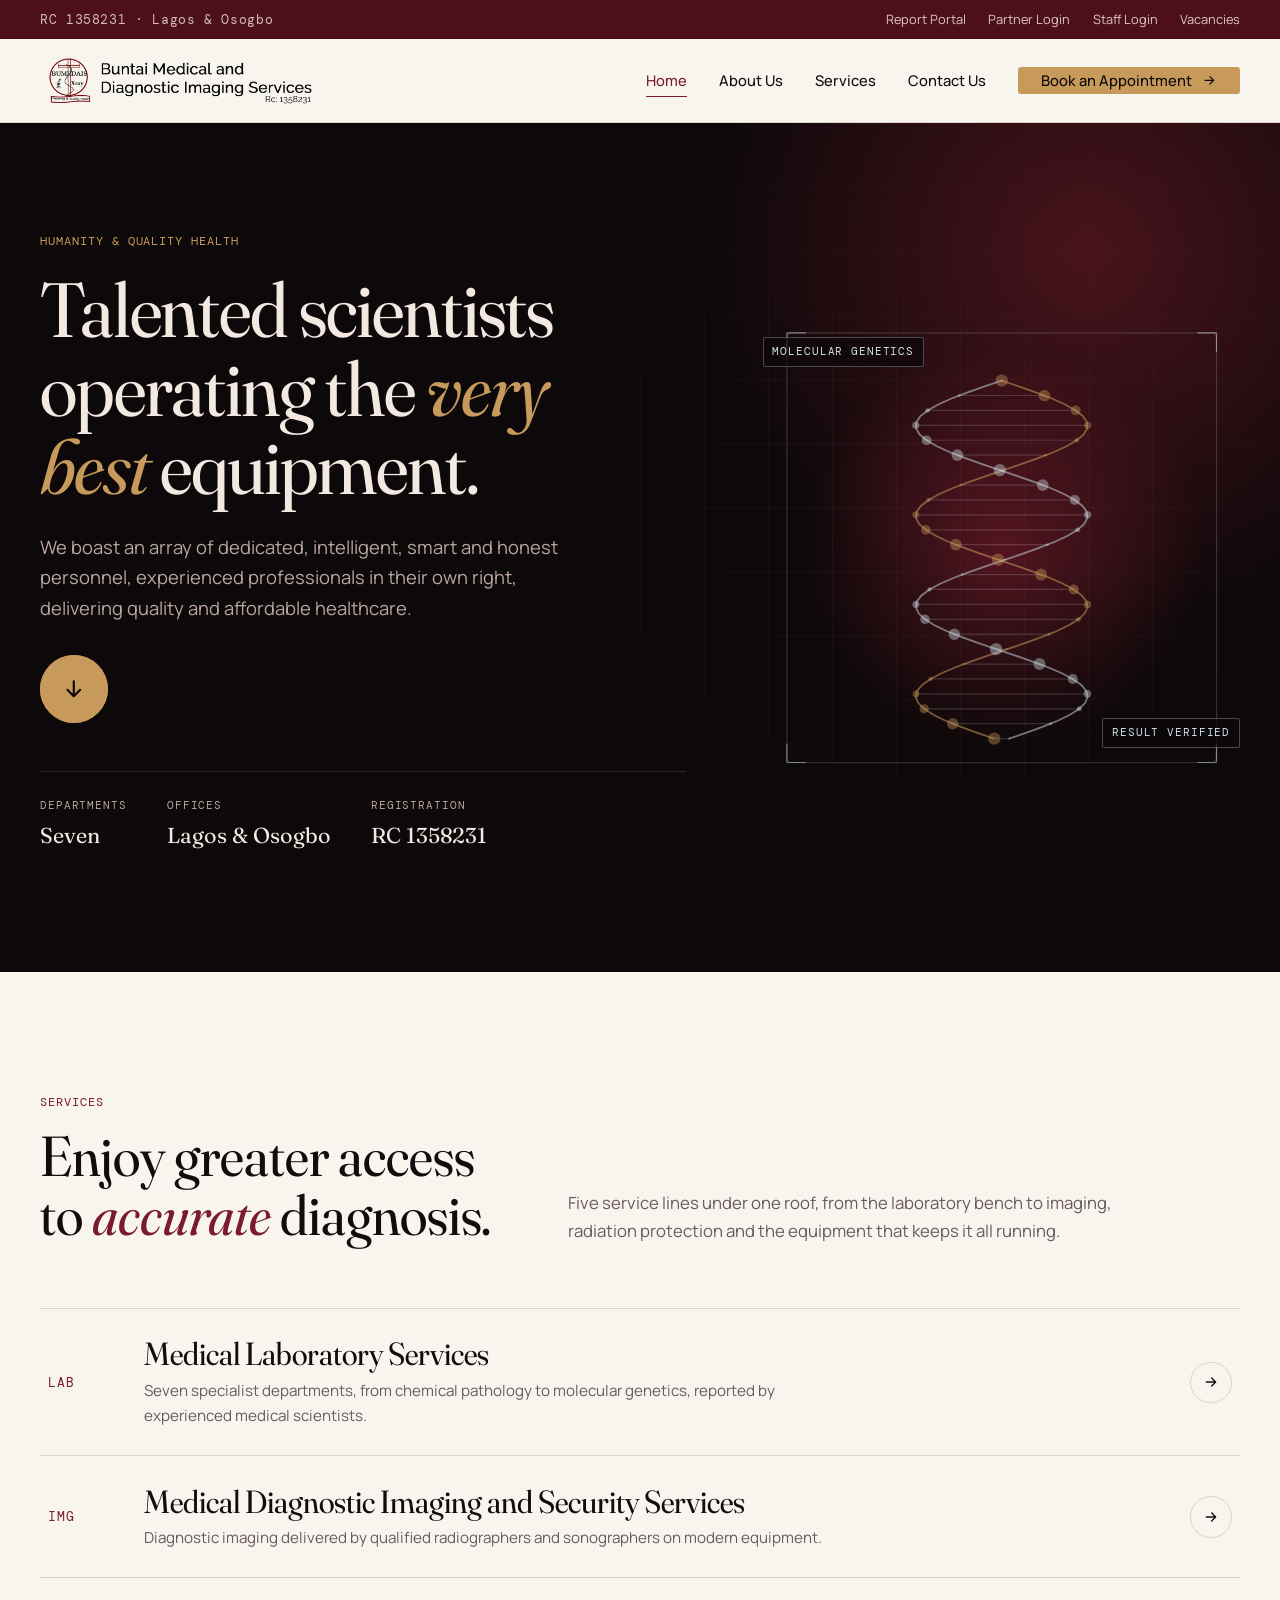
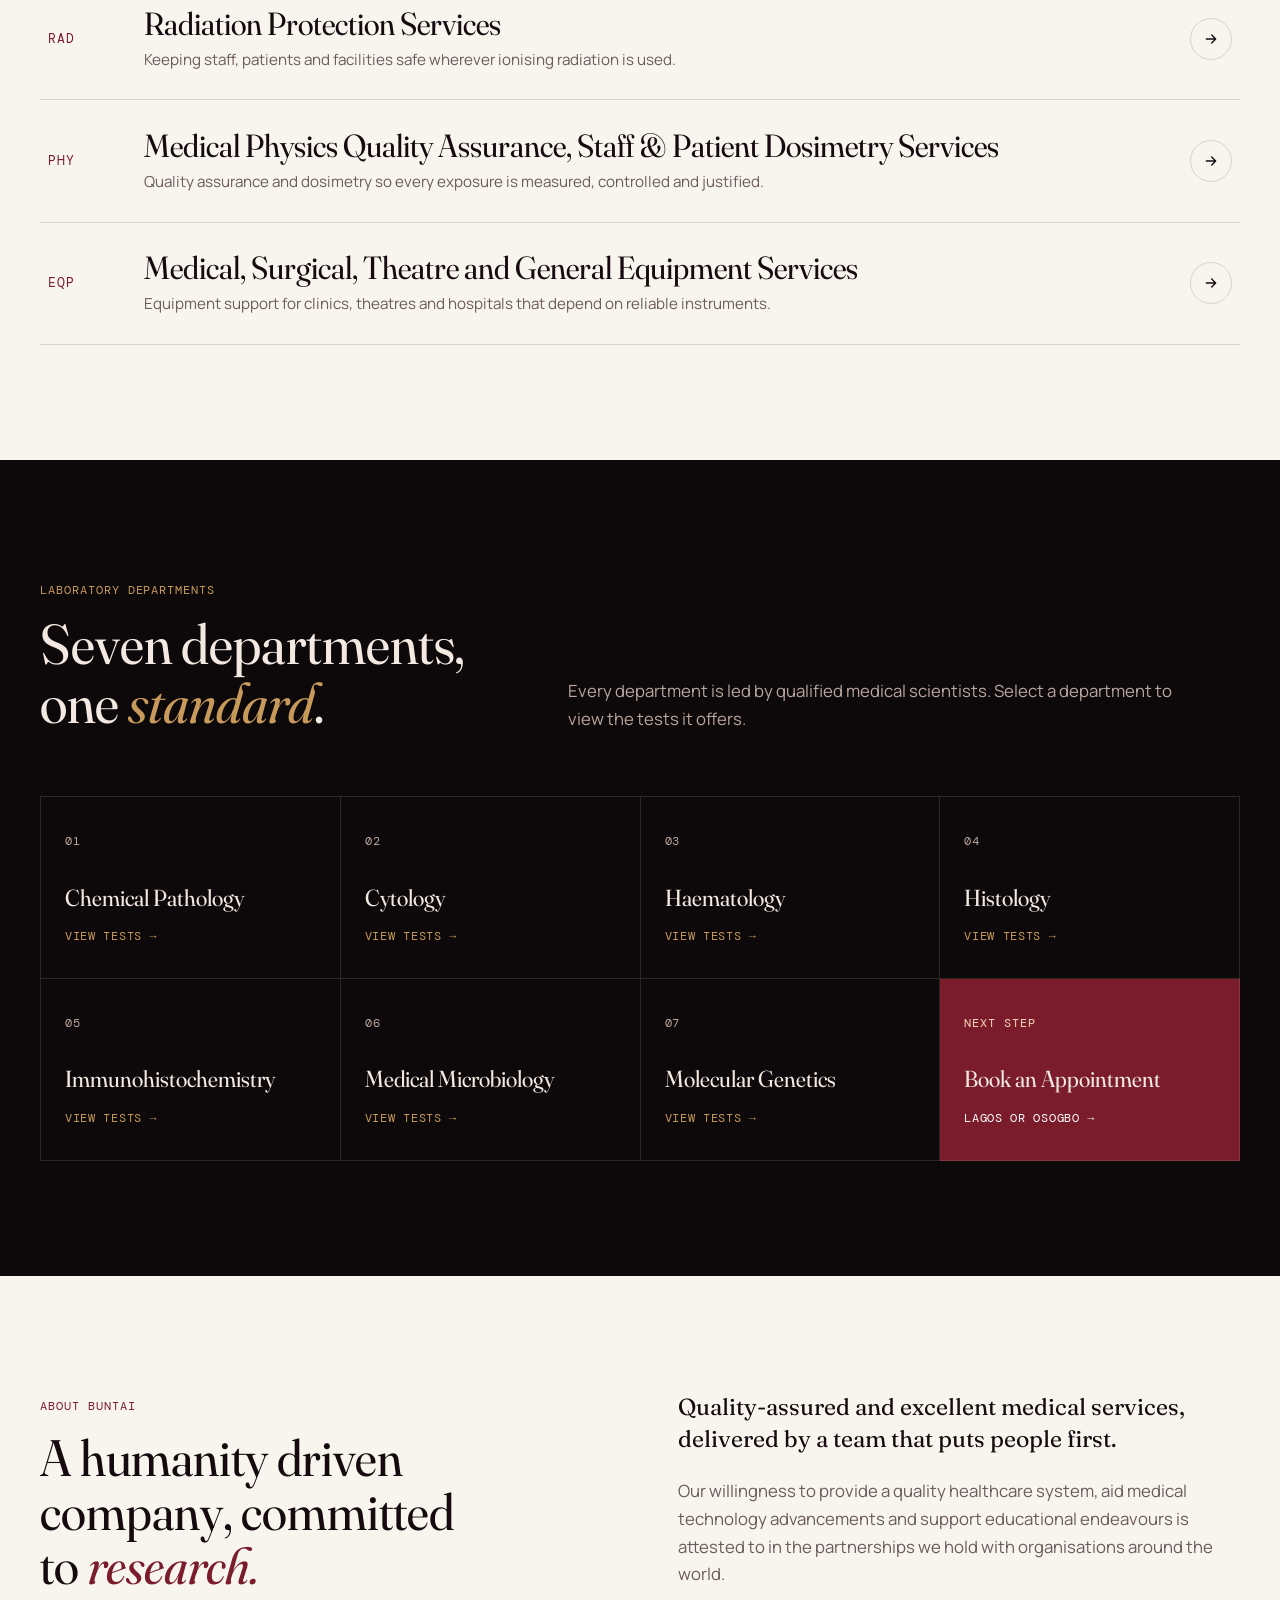
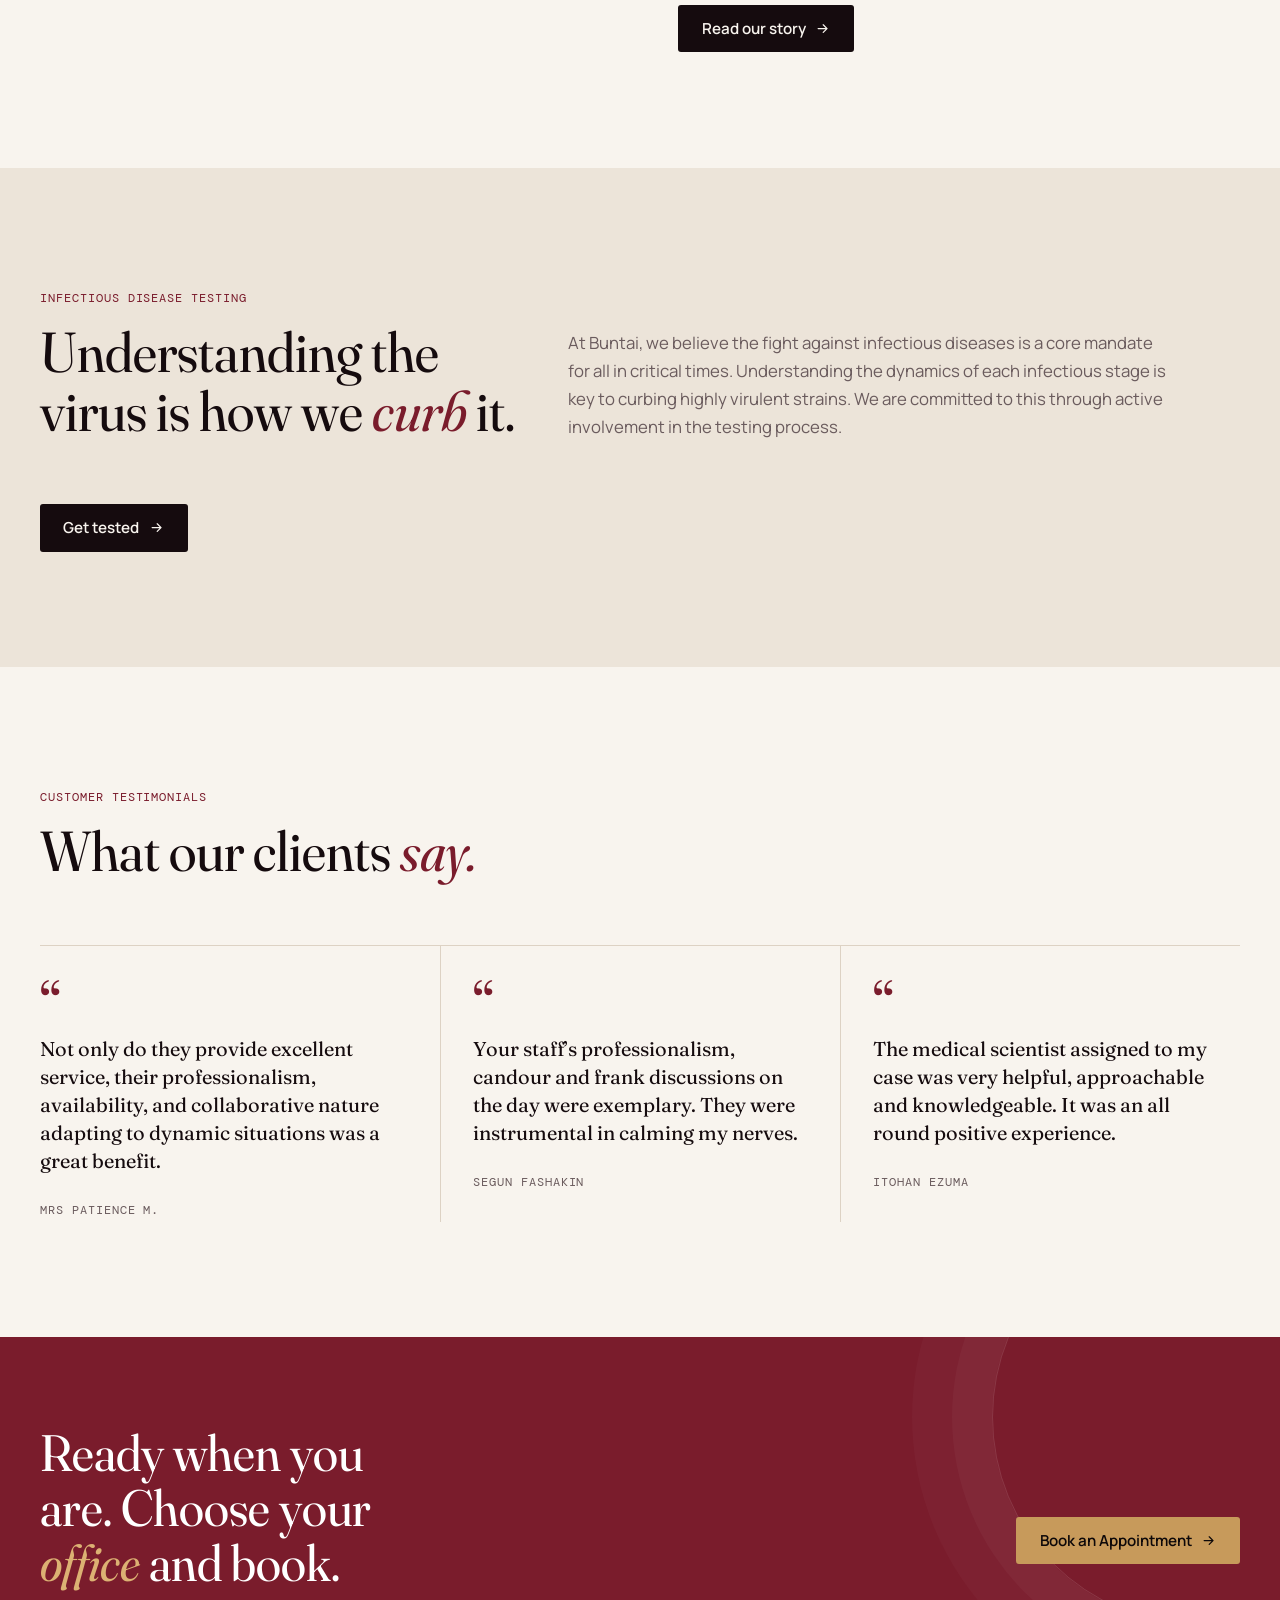
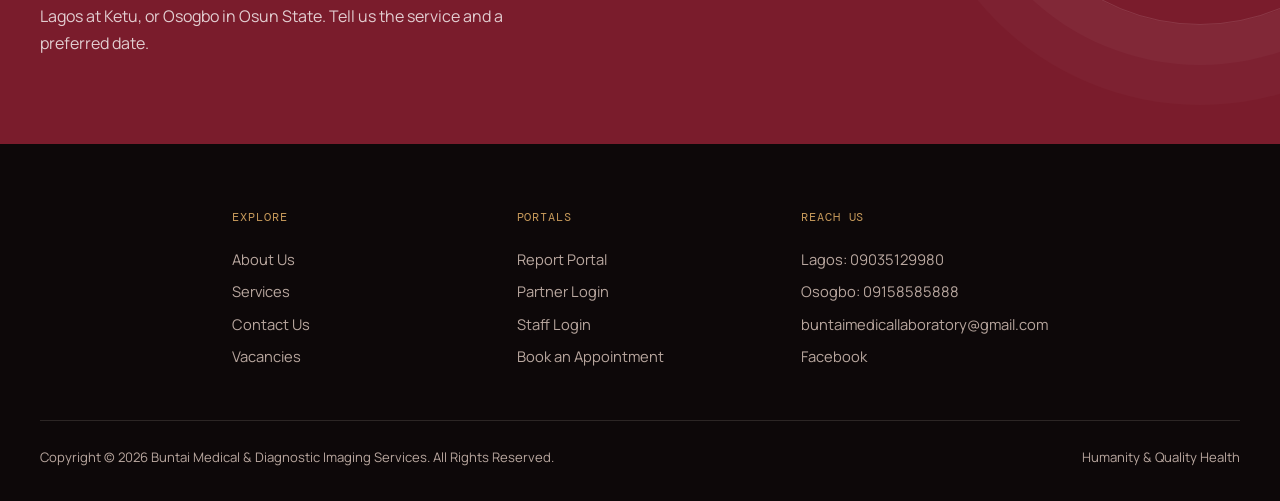
<file: index.html>
<!doctype html>
<html lang="en">
<head>
<meta charset="utf-8">
<meta name="viewport" content="width=device-width, initial-scale=1">
<title>Home - Buntai Medical &amp; Diagnostic Imaging Services</title>
<meta name="description" content="Talented scientists operating the very best equipment. Quality, affordable diagnostics in Lagos and Osogbo.">
<link rel="preconnect" href="https://fonts.googleapis.com">
<link rel="preconnect" href="https://fonts.gstatic.com" crossorigin>
<link href="https://fonts.googleapis.com/css2?family=DM+Mono:wght@400;500&family=Fraunces:ital,opsz,wght,SOFT@0,9..144,300..500,0..100;1,9..144,300..500,0..100&family=Manrope:wght@400;500;600;700&display=swap" rel="stylesheet">
<link rel="stylesheet" href="assets/style.css">
</head>
<body>
<div class="topbar"><div class="wrap">
  <span>RC 1358231 &middot; Lagos &amp; Osogbo</span>
  <div><a href="#">Report Portal</a><a href="#">Partner Login</a><a href="#">Staff Login</a><a href="vacancies.html">Vacancies</a></div>
</div></div>
<header class="header"><div class="wrap">
  <a href="index.html" aria-label="Buntai Medical and Diagnostic Imaging Services, home"><img src="assets/logo.png" alt="Buntai Medical and Diagnostic Imaging Services"></a>
  <nav class="nav" aria-label="Primary">
    <a href="index.html" aria-current="page">Home</a><a href="about.html">About Us</a><a href="services.html">Services</a><a href="contact.html">Contact Us</a>
    <a class="btn btn--brass" href="book.html">Book an Appointment <svg viewBox="0 0 24 24" fill="none" stroke="currentColor" stroke-width="2" stroke-linecap="round" stroke-linejoin="round" aria-hidden="true"><path d="M5 12h14M13 6l6 6-6 6"/></svg></a>
  </nav>
</div></header>
<main>

<section class="hero on-dark"><div class="wrap">
  <div>
    <span class="label">Humanity &amp; Quality Health</span>
    <h1>Talented scientists operating the <em>very best</em> equipment.</h1>
    <p class="lede">We boast an array of dedicated, intelligent, smart and honest personnel, experienced professionals in their own right, delivering quality and affordable healthcare.</p>
    <div class="actions"><a class="scroll-btn" href="#services" aria-label="Scroll down to our services"><svg viewBox="0 0 24 24" fill="none" stroke="currentColor" stroke-width="2" stroke-linecap="round" stroke-linejoin="round" aria-hidden="true"><path d="M12 5v14M6 13l6 6 6-6"/></svg></a></div>
    <dl class="hero-meta">
      <div><dt>Departments</dt><dd>Seven</dd></div>
      <div><dt>Offices</dt><dd>Lagos &amp; Osogbo</dd></div>
      <div><dt>Registration</dt><dd>RC 1358231</dd></div>
    </dl>
  </div>
  <div class="scan" aria-hidden="true">
<svg viewBox="0 0 400 400" fill="none">
  <defs><radialGradient id="hg" cx="50%" cy="50%" r="50%"><stop offset="0" stop-color="#7a1c2c" stop-opacity=".6"/><stop offset="1" stop-color="#7a1c2c" stop-opacity="0"/></radialGradient></defs>
  <rect x="20" y="20" width="360" height="360" rx="4" stroke="#cfe3ea" stroke-opacity=".18"/>
  <circle cx="200" cy="200" r="170" fill="url(#hg)"/>
  <g stroke="#cfe3ea" stroke-opacity=".5"><path d="M20 20h16M20 20v16M380 20h-16M380 20v16M20 380h16M20 380v-16M380 380h-16M380 380v-16"/></g>
  <g class="helix"><polyline points="200.0,60 214.9,65 229.1,70 242.1,75 253.2,80 262.1,85 268.3,90 271.5,95 271.7,100 268.8,105 262.9,110 254.3,115 243.3,120 230.5,125 216.4,130 201.6,135 186.7,140 172.3,145 159.2,150 147.8,155 138.7,160 132.2,165 128.7,170 128.2,175 130.8,180 136.4,185 144.7,190 155.4,195 168.1,200 182.1,205 196.9,210 211.8,215 226.2,220 239.5,225 251.1,230 260.5,235 267.2,240 271.1,245 271.9,250 269.6,255 264.3,260 256.3,265 245.8,270 233.3,275 219.4,280 204.7,285 189.7,290 175.2,295 161.8,300 150.0,305 140.4,310 133.3,315 129.2,320 128.0,325 130.0,330 135.0,335 142.8,340 153.0,345 165.3,350 179.1,355 193.8,360" stroke="#c79a5b" stroke-opacity=".55" stroke-width="1.5"/><polyline points="200.0,60 185.1,65 170.9,70 157.9,75 146.8,80 137.9,85 131.7,90 128.5,95 128.3,100 131.2,105 137.1,110 145.7,115 156.7,120 169.5,125 183.6,130 198.4,135 213.3,140 227.7,145 240.8,150 252.2,155 261.3,160 267.8,165 271.3,170 271.8,175 269.2,180 263.6,185 255.3,190 244.6,195 231.9,200 217.9,205 203.1,210 188.2,215 173.8,220 160.5,225 148.9,230 139.5,235 132.8,240 128.9,245 128.1,250 130.4,255 135.7,260 143.7,265 154.2,270 166.7,275 180.6,280 195.3,285 210.3,290 224.8,295 238.2,300 250.0,305 259.6,310 266.7,315 270.8,320 272.0,325 270.0,330 265.0,335 257.2,340 247.0,345 234.7,350 220.9,355 206.2,360" stroke="#cfe3ea" stroke-opacity=".5" stroke-width="1.5"/><line x1="200.0" y1="60.0" x2="200.0" y2="60.0" stroke="#cfe3ea" stroke-opacity=".18"/><circle class="n" style="animation-delay:0.00s" cx="200.0" cy="60.0" r="5.2" fill="#c79a5b"/><circle class="n" style="animation-delay:1.50s" cx="200.0" cy="60.0" r="0.8" fill="#cfe3ea"/><line x1="235.8" y1="72.5" x2="164.2" y2="72.5" stroke="#cfe3ea" stroke-opacity=".18"/><circle class="n" style="animation-delay:0.12s" cx="235.8" cy="72.5" r="4.9" fill="#c79a5b"/><circle class="n" style="animation-delay:1.62s" cx="164.2" cy="72.5" r="1.1" fill="#cfe3ea"/><line x1="262.1" y1="85.0" x2="137.9" y2="85.0" stroke="#cfe3ea" stroke-opacity=".18"/><circle class="n" style="animation-delay:0.24s" cx="262.1" cy="85.0" r="4.1" fill="#c79a5b"/><circle class="n" style="animation-delay:1.74s" cx="137.9" cy="85.0" r="1.9" fill="#cfe3ea"/><line x1="272.0" y1="97.5" x2="128.0" y2="97.5" stroke="#cfe3ea" stroke-opacity=".18"/><circle class="n" style="animation-delay:0.36s" cx="272.0" cy="97.5" r="3.0" fill="#c79a5b"/><circle class="n" style="animation-delay:1.86s" cx="128.0" cy="97.5" r="3.0" fill="#cfe3ea"/><line x1="262.9" y1="110.0" x2="137.1" y2="110.0" stroke="#cfe3ea" stroke-opacity=".18"/><circle class="n" style="animation-delay:0.48s" cx="262.9" cy="110.0" r="1.9" fill="#c79a5b"/><circle class="n" style="animation-delay:1.98s" cx="137.1" cy="110.0" r="4.1" fill="#cfe3ea"/><line x1="237.1" y1="122.5" x2="162.9" y2="122.5" stroke="#cfe3ea" stroke-opacity=".18"/><circle class="n" style="animation-delay:0.60s" cx="237.1" cy="122.5" r="1.1" fill="#c79a5b"/><circle class="n" style="animation-delay:2.10s" cx="162.9" cy="122.5" r="4.9" fill="#cfe3ea"/><line x1="201.6" y1="135.0" x2="198.4" y2="135.0" stroke="#cfe3ea" stroke-opacity=".18"/><circle class="n" style="animation-delay:0.72s" cx="201.6" cy="135.0" r="0.8" fill="#c79a5b"/><circle class="n" style="animation-delay:2.22s" cx="198.4" cy="135.0" r="5.2" fill="#cfe3ea"/><line x1="165.6" y1="147.5" x2="234.4" y2="147.5" stroke="#cfe3ea" stroke-opacity=".18"/><circle class="n" style="animation-delay:0.84s" cx="165.6" cy="147.5" r="1.1" fill="#c79a5b"/><circle class="n" style="animation-delay:2.34s" cx="234.4" cy="147.5" r="4.9" fill="#cfe3ea"/><line x1="138.7" y1="160.0" x2="261.3" y2="160.0" stroke="#cfe3ea" stroke-opacity=".18"/><circle class="n" style="animation-delay:0.96s" cx="138.7" cy="160.0" r="1.8" fill="#c79a5b"/><circle class="n" style="animation-delay:2.46s" cx="261.3" cy="160.0" r="4.2" fill="#cfe3ea"/><line x1="128.0" y1="172.5" x2="272.0" y2="172.5" stroke="#cfe3ea" stroke-opacity=".18"/><circle class="n" style="animation-delay:1.08s" cx="128.0" cy="172.5" r="2.9" fill="#c79a5b"/><circle class="n" style="animation-delay:2.58s" cx="272.0" cy="172.5" r="3.1" fill="#cfe3ea"/><line x1="136.4" y1="185.0" x2="263.6" y2="185.0" stroke="#cfe3ea" stroke-opacity=".18"/><circle class="n" style="animation-delay:1.20s" cx="136.4" cy="185.0" r="4.0" fill="#c79a5b"/><circle class="n" style="animation-delay:2.70s" cx="263.6" cy="185.0" r="2.0" fill="#cfe3ea"/><line x1="161.6" y1="197.5" x2="238.4" y2="197.5" stroke="#cfe3ea" stroke-opacity=".18"/><circle class="n" style="animation-delay:1.32s" cx="161.6" cy="197.5" r="4.9" fill="#c79a5b"/><circle class="n" style="animation-delay:2.82s" cx="238.4" cy="197.5" r="1.1" fill="#cfe3ea"/><line x1="196.9" y1="210.0" x2="203.1" y2="210.0" stroke="#cfe3ea" stroke-opacity=".18"/><circle class="n" style="animation-delay:1.44s" cx="196.9" cy="210.0" r="5.2" fill="#c79a5b"/><circle class="n" style="animation-delay:2.94s" cx="203.1" cy="210.0" r="0.8" fill="#cfe3ea"/><line x1="233.0" y1="222.5" x2="167.0" y2="222.5" stroke="#cfe3ea" stroke-opacity=".18"/><circle class="n" style="animation-delay:1.56s" cx="233.0" cy="222.5" r="5.0" fill="#c79a5b"/><circle class="n" style="animation-delay:3.06s" cx="167.0" cy="222.5" r="1.0" fill="#cfe3ea"/><line x1="260.5" y1="235.0" x2="139.5" y2="235.0" stroke="#cfe3ea" stroke-opacity=".18"/><circle class="n" style="animation-delay:1.68s" cx="260.5" cy="235.0" r="4.2" fill="#c79a5b"/><circle class="n" style="animation-delay:3.18s" cx="139.5" cy="235.0" r="1.8" fill="#cfe3ea"/><line x1="271.9" y1="247.5" x2="128.1" y2="247.5" stroke="#cfe3ea" stroke-opacity=".18"/><circle class="n" style="animation-delay:1.80s" cx="271.9" cy="247.5" r="3.1" fill="#c79a5b"/><circle class="n" style="animation-delay:3.30s" cx="128.1" cy="247.5" r="2.9" fill="#cfe3ea"/><line x1="264.3" y1="260.0" x2="135.7" y2="260.0" stroke="#cfe3ea" stroke-opacity=".18"/><circle class="n" style="animation-delay:1.92s" cx="264.3" cy="260.0" r="2.0" fill="#c79a5b"/><circle class="n" style="animation-delay:3.42s" cx="135.7" cy="260.0" r="4.0" fill="#cfe3ea"/><line x1="239.7" y1="272.5" x2="160.3" y2="272.5" stroke="#cfe3ea" stroke-opacity=".18"/><circle class="n" style="animation-delay:2.04s" cx="239.7" cy="272.5" r="1.2" fill="#c79a5b"/><circle class="n" style="animation-delay:3.54s" cx="160.3" cy="272.5" r="4.8" fill="#cfe3ea"/><line x1="204.7" y1="285.0" x2="195.3" y2="285.0" stroke="#cfe3ea" stroke-opacity=".18"/><circle class="n" style="animation-delay:2.16s" cx="204.7" cy="285.0" r="0.8" fill="#c79a5b"/><circle class="n" style="animation-delay:3.66s" cx="195.3" cy="285.0" r="5.2" fill="#cfe3ea"/><line x1="168.3" y1="297.5" x2="231.7" y2="297.5" stroke="#cfe3ea" stroke-opacity=".18"/><circle class="n" style="animation-delay:2.28s" cx="168.3" cy="297.5" r="1.0" fill="#c79a5b"/><circle class="n" style="animation-delay:3.78s" cx="231.7" cy="297.5" r="5.0" fill="#cfe3ea"/><line x1="140.4" y1="310.0" x2="259.6" y2="310.0" stroke="#cfe3ea" stroke-opacity=".18"/><circle class="n" style="animation-delay:2.40s" cx="140.4" cy="310.0" r="1.8" fill="#c79a5b"/><circle class="n" style="animation-delay:3.90s" cx="259.6" cy="310.0" r="4.2" fill="#cfe3ea"/><line x1="128.2" y1="322.5" x2="271.8" y2="322.5" stroke="#cfe3ea" stroke-opacity=".18"/><circle class="n" style="animation-delay:2.52s" cx="128.2" cy="322.5" r="2.8" fill="#c79a5b"/><circle class="n" style="animation-delay:4.02s" cx="271.8" cy="322.5" r="3.2" fill="#cfe3ea"/><line x1="135.0" y1="335.0" x2="265.0" y2="335.0" stroke="#cfe3ea" stroke-opacity=".18"/><circle class="n" style="animation-delay:2.64s" cx="135.0" cy="335.0" r="3.9" fill="#c79a5b"/><circle class="n" style="animation-delay:4.14s" cx="265.0" cy="335.0" r="2.1" fill="#cfe3ea"/><line x1="159.0" y1="347.5" x2="241.0" y2="347.5" stroke="#cfe3ea" stroke-opacity=".18"/><circle class="n" style="animation-delay:2.76s" cx="159.0" cy="347.5" r="4.8" fill="#c79a5b"/><circle class="n" style="animation-delay:4.26s" cx="241.0" cy="347.5" r="1.2" fill="#cfe3ea"/><line x1="193.8" y1="360.0" x2="206.2" y2="360.0" stroke="#cfe3ea" stroke-opacity=".18"/><circle class="n" style="animation-delay:2.88s" cx="193.8" cy="360.0" r="5.2" fill="#c79a5b"/><circle class="n" style="animation-delay:4.38s" cx="206.2" cy="360.0" r="0.8" fill="#cfe3ea"/></g>
</svg>
<span class="scan-tag scan-tag--a">Molecular genetics</span><span class="scan-tag scan-tag--b">Result verified</span>
</div>
</div></section>

<section class="section" id="services"><div class="wrap">
  <div class="sec-head"><div><span class="label">Services</span><h2>Enjoy greater access to <em>accurate</em> diagnosis.</h2></div>
  <p>Five service lines under one roof, from the laboratory bench to imaging, radiation protection and the equipment that keeps it all running.</p></div>
  <div class="rows"><a class="row" href="services.html"><span class="code">LAB</span><div><h3>Medical Laboratory Services</h3><p>Seven specialist departments, from chemical pathology to molecular genetics, reported by experienced medical scientists.</p></div><span class="arrow"><svg viewBox="0 0 24 24" fill="none" stroke="currentColor" stroke-width="2" stroke-linecap="round" stroke-linejoin="round" aria-hidden="true"><path d="M5 12h14M13 6l6 6-6 6"/></svg></span></a><a class="row" href="services.html"><span class="code">IMG</span><div><h3>Medical Diagnostic Imaging and Security Services</h3><p>Diagnostic imaging delivered by qualified radiographers and sonographers on modern equipment.</p></div><span class="arrow"><svg viewBox="0 0 24 24" fill="none" stroke="currentColor" stroke-width="2" stroke-linecap="round" stroke-linejoin="round" aria-hidden="true"><path d="M5 12h14M13 6l6 6-6 6"/></svg></span></a><a class="row" href="services.html"><span class="code">RAD</span><div><h3>Radiation Protection Services</h3><p>Keeping staff, patients and facilities safe wherever ionising radiation is used.</p></div><span class="arrow"><svg viewBox="0 0 24 24" fill="none" stroke="currentColor" stroke-width="2" stroke-linecap="round" stroke-linejoin="round" aria-hidden="true"><path d="M5 12h14M13 6l6 6-6 6"/></svg></span></a><a class="row" href="services.html"><span class="code">PHY</span><div><h3>Medical Physics Quality Assurance, Staff &amp; Patient Dosimetry Services</h3><p>Quality assurance and dosimetry so every exposure is measured, controlled and justified.</p></div><span class="arrow"><svg viewBox="0 0 24 24" fill="none" stroke="currentColor" stroke-width="2" stroke-linecap="round" stroke-linejoin="round" aria-hidden="true"><path d="M5 12h14M13 6l6 6-6 6"/></svg></span></a><a class="row" href="services.html"><span class="code">EQP</span><div><h3>Medical, Surgical, Theatre and General Equipment Services</h3><p>Equipment support for clinics, theatres and hospitals that depend on reliable instruments.</p></div><span class="arrow"><svg viewBox="0 0 24 24" fill="none" stroke="currentColor" stroke-width="2" stroke-linecap="round" stroke-linejoin="round" aria-hidden="true"><path d="M5 12h14M13 6l6 6-6 6"/></svg></span></a></div>
</div></section>

<section class="section section--dark on-dark"><div class="wrap">
  <div class="sec-head"><div><span class="label">Laboratory departments</span><h2>Seven departments, one <em>standard</em>.</h2></div>
  <p>Every department is led by qualified medical scientists. Select a department to view the tests it offers.</p></div>
  <div class="depts"><a class="dept" href="services.html#d1"><div><span class="label">01</span><h3>Chemical Pathology</h3></div><small>View tests &rarr;</small></a><a class="dept" href="services.html#d2"><div><span class="label">02</span><h3>Cytology</h3></div><small>View tests &rarr;</small></a><a class="dept" href="services.html#d3"><div><span class="label">03</span><h3>Haematology</h3></div><small>View tests &rarr;</small></a><a class="dept" href="services.html#d4"><div><span class="label">04</span><h3>Histology</h3></div><small>View tests &rarr;</small></a><a class="dept" href="services.html#d5"><div><span class="label">05</span><h3>Immunohistochemistry</h3></div><small>View tests &rarr;</small></a><a class="dept" href="services.html#d6"><div><span class="label">06</span><h3>Medical Microbiology</h3></div><small>View tests &rarr;</small></a><a class="dept" href="services.html#d7"><div><span class="label">07</span><h3>Molecular Genetics</h3></div><small>View tests &rarr;</small></a><a class="dept dept--cta" href="book.html"><div><span class="label" style="color:#f3d9b8">Next step</span><h3>Book an Appointment</h3></div><small style="color:#fff">Lagos or Osogbo &rarr;</small></a></div>
</div></section>

<section class="section"><div class="wrap split">
  <div><span class="label">About Buntai</span><h2>A humanity driven company, committed to <em>research.</em></h2></div>
  <div class="prose">
    <p>Quality-assured and excellent medical services, delivered by a team that puts people first.</p>
    <p>Our willingness to provide a quality healthcare system, aid medical technology advancements and support educational endeavours is attested to in the partnerships we hold with organisations around the world.</p>
    <a class="btn btn--ink" href="about.html">Read our story <svg viewBox="0 0 24 24" fill="none" stroke="currentColor" stroke-width="2" stroke-linecap="round" stroke-linejoin="round" aria-hidden="true"><path d="M5 12h14M13 6l6 6-6 6"/></svg></a>
  </div>
</div></section>

<section class="section section--stone"><div class="wrap">
  <div class="sec-head"><div><span class="label">Infectious disease testing</span><h2>Understanding the virus is how we <em>curb</em> it.</h2></div>
  <p>At Buntai, we believe the fight against infectious diseases is a core mandate for all in critical times. Understanding the dynamics of each infectious stage is key to curbing highly virulent strains. We are committed to this through active involvement in the testing process.</p></div>
  <a class="btn btn--ink" href="book.html">Get tested <svg viewBox="0 0 24 24" fill="none" stroke="currentColor" stroke-width="2" stroke-linecap="round" stroke-linejoin="round" aria-hidden="true"><path d="M5 12h14M13 6l6 6-6 6"/></svg></a>
</div></section>

<section class="section"><div class="wrap">
  <div class="sec-head"><div><span class="label">Customer testimonials</span><h2>What our clients <em>say.</em></h2></div><p></p></div>
  <div class="quotes">
    <figure class="quote"><p>Not only do they provide excellent service, their professionalism, availability, and collaborative nature adapting to dynamic situations was a great benefit.</p><cite>Mrs Patience M.</cite></figure>
    <figure class="quote"><p>Your staff&rsquo;s professionalism, candour and frank discussions on the day were exemplary. They were instrumental in calming my nerves.</p><cite>Segun Fashakin</cite></figure>
    <figure class="quote"><p>The medical scientist assigned to my case was very helpful, approachable and knowledgeable. It was an all round positive experience.</p><cite>Itohan Ezuma</cite></figure>
  </div>
</div></section>

<section class="band"><div class="wrap">
  <div><h2>Ready when you are. Choose your <em>office</em> and book.</h2><p>Lagos at Ketu, or Osogbo in Osun State. Tell us the service and a preferred date.</p></div>
  <a class="btn btn--brass" href="book.html">Book an Appointment <svg viewBox="0 0 24 24" fill="none" stroke="currentColor" stroke-width="2" stroke-linecap="round" stroke-linejoin="round" aria-hidden="true"><path d="M5 12h14M13 6l6 6-6 6"/></svg></a>
</div></section>
</main>
<footer class="footer"><div class="wrap">
  <div class="grid">
    <div><h4>Explore</h4><ul><li><a href="about.html">About Us</a></li><li><a href="services.html">Services</a></li><li><a href="contact.html">Contact Us</a></li><li><a href="vacancies.html">Vacancies</a></li></ul></div>
    <div><h4>Portals</h4><ul><li><a href="#">Report Portal</a></li><li><a href="#">Partner Login</a></li><li><a href="#">Staff Login</a></li><li><a href="book.html">Book an Appointment</a></li></ul></div>
    <div><h4>Reach us</h4><ul><li>Lagos: 09035129980</li><li>Osogbo: 09158585888</li><li><a href="mailto:buntaimedicallaboratory@gmail.com">buntaimedicallaboratory@gmail.com</a></li><li><a href="#">Facebook</a></li></ul></div>
  </div>
  <div class="base"><span>Copyright &copy; 2026 Buntai Medical &amp; Diagnostic Imaging Services. All Rights Reserved.</span><span>Humanity &amp; Quality Health</span></div>
</div></footer>
</body>
</html>
</file>
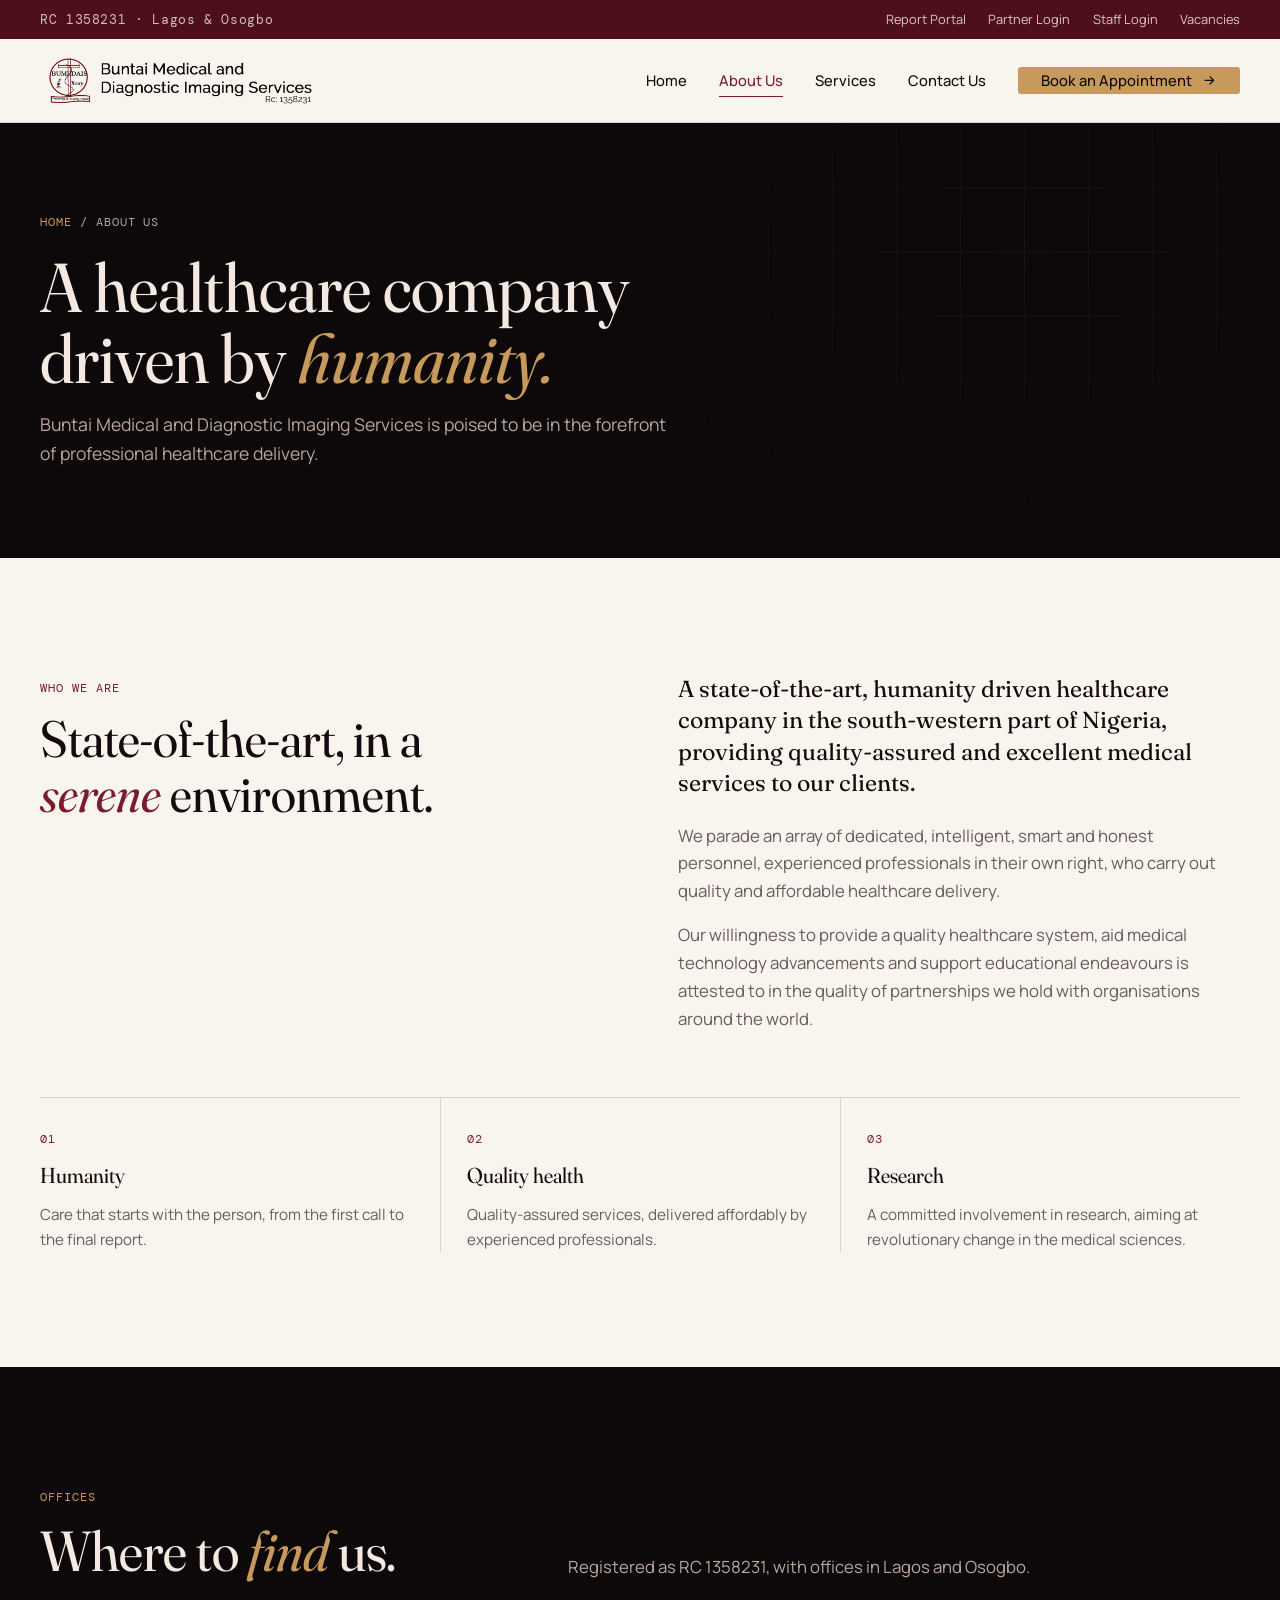
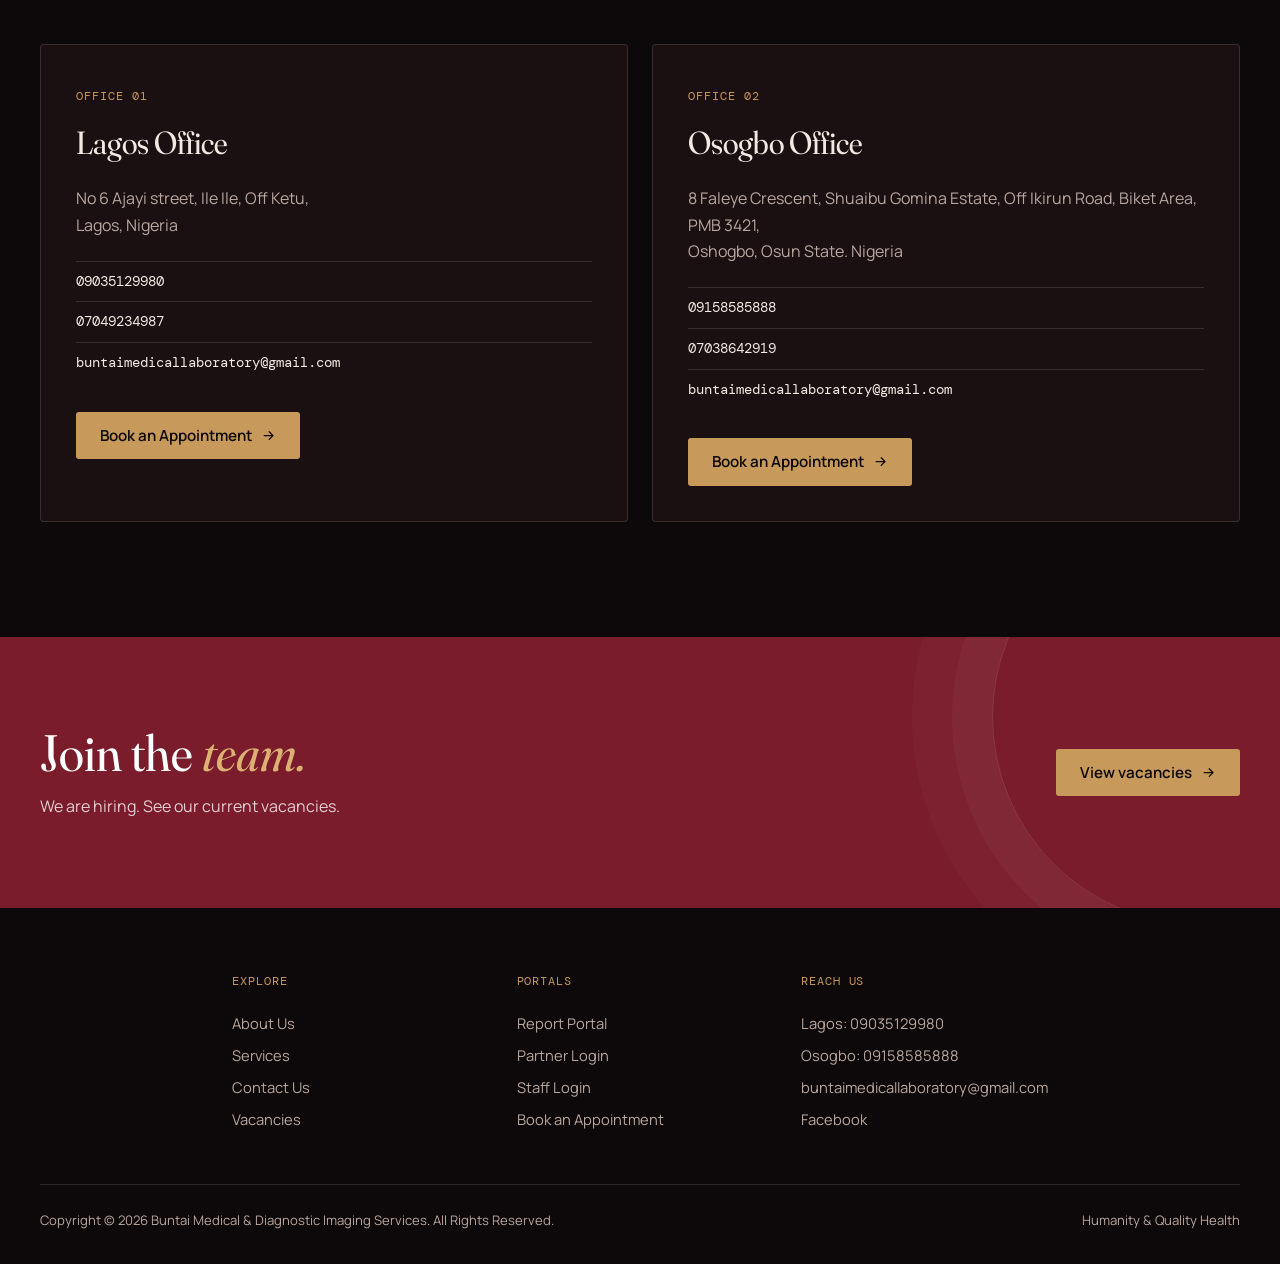
<file: about.html>
<!doctype html>
<html lang="en">
<head>
<meta charset="utf-8">
<meta name="viewport" content="width=device-width, initial-scale=1">
<title>About Us - Buntai Medical &amp; Diagnostic Imaging Services</title>
<meta name="description" content="A state-of-the-art, humanity driven healthcare company in south-western Nigeria.">
<link rel="preconnect" href="https://fonts.googleapis.com">
<link rel="preconnect" href="https://fonts.gstatic.com" crossorigin>
<link href="https://fonts.googleapis.com/css2?family=DM+Mono:wght@400;500&family=Fraunces:ital,opsz,wght,SOFT@0,9..144,300..500,0..100;1,9..144,300..500,0..100&family=Manrope:wght@400;500;600;700&display=swap" rel="stylesheet">
<link rel="stylesheet" href="assets/style.css">
</head>
<body>
<div class="topbar"><div class="wrap">
  <span>RC 1358231 &middot; Lagos &amp; Osogbo</span>
  <div><a href="#">Report Portal</a><a href="#">Partner Login</a><a href="#">Staff Login</a><a href="vacancies.html">Vacancies</a></div>
</div></div>
<header class="header"><div class="wrap">
  <a href="index.html" aria-label="Buntai Medical and Diagnostic Imaging Services, home"><img src="assets/logo.png" alt="Buntai Medical and Diagnostic Imaging Services"></a>
  <nav class="nav" aria-label="Primary">
    <a href="index.html">Home</a><a href="about.html" aria-current="page">About Us</a><a href="services.html">Services</a><a href="contact.html">Contact Us</a>
    <a class="btn btn--brass" href="book.html">Book an Appointment <svg viewBox="0 0 24 24" fill="none" stroke="currentColor" stroke-width="2" stroke-linecap="round" stroke-linejoin="round" aria-hidden="true"><path d="M5 12h14M13 6l6 6-6 6"/></svg></a>
  </nav>
</div></header>
<main>
<section class="page-hero on-dark"><div class="wrap">
  <div class="crumbs"><a href="index.html">Home</a> / About us</div>
  <h1>A healthcare company driven by <em>humanity.</em></h1>
  <p class="lede">Buntai Medical and Diagnostic Imaging Services is poised to be in the forefront of professional healthcare delivery.</p>
</div></section>

<section class="section"><div class="wrap split">
  <div><span class="label">Who we are</span><h2>State-of-the-art, in a <em>serene</em> environment.</h2></div>
  <div class="prose">
    <p>A state-of-the-art, humanity driven healthcare company in the south-western part of Nigeria, providing quality-assured and excellent medical services to our clients.</p>
    <p>We parade an array of dedicated, intelligent, smart and honest personnel, experienced professionals in their own right, who carry out quality and affordable healthcare delivery.</p>
    <p>Our willingness to provide a quality healthcare system, aid medical technology advancements and support educational endeavours is attested to in the quality of partnerships we hold with organisations around the world.</p>
  </div>
</div>
<div class="wrap"><div class="pillars">
  <div class="pillar"><span class="label">01</span><h3>Humanity</h3><p>Care that starts with the person, from the first call to the final report.</p></div>
  <div class="pillar"><span class="label">02</span><h3>Quality health</h3><p>Quality-assured services, delivered affordably by experienced professionals.</p></div>
  <div class="pillar"><span class="label">03</span><h3>Research</h3><p>A committed involvement in research, aiming at revolutionary change in the medical sciences.</p></div>
</div></div></section>
<section class="section section--dark on-dark"><div class="wrap">
  <div class="sec-head"><div><span class="label">Offices</span><h2>Where to <em>find</em> us.</h2></div><p>Registered as RC 1358231, with offices in Lagos and Osogbo.</p></div>
  <div class="offices"><article class="office"><span class="label">Office 01</span><h3>Lagos Office</h3>
<address>No 6 Ajayi street, Ile Ile, Off Ketu,<br>Lagos, Nigeria</address>
<ul><li><a href="tel:+2349035129980">09035129980</a></li><li><a href="tel:+2347049234987">07049234987</a></li><li><a href="mailto:buntaimedicallaboratory@gmail.com">buntaimedicallaboratory@gmail.com</a></li></ul>
<a class="btn btn--brass" href="book.html">Book an Appointment <svg viewBox="0 0 24 24" fill="none" stroke="currentColor" stroke-width="2" stroke-linecap="round" stroke-linejoin="round" aria-hidden="true"><path d="M5 12h14M13 6l6 6-6 6"/></svg></a></article><article class="office"><span class="label">Office 02</span><h3>Osogbo Office</h3>
<address>8 Faleye Crescent, Shuaibu Gomina Estate, Off Ikirun Road, Biket Area, PMB 3421,<br>Oshogbo, Osun State. Nigeria</address>
<ul><li><a href="tel:+2349158585888">09158585888</a></li><li><a href="tel:+2347038642919">07038642919</a></li><li><a href="mailto:buntaimedicallaboratory@gmail.com">buntaimedicallaboratory@gmail.com</a></li></ul>
<a class="btn btn--brass" href="book.html">Book an Appointment <svg viewBox="0 0 24 24" fill="none" stroke="currentColor" stroke-width="2" stroke-linecap="round" stroke-linejoin="round" aria-hidden="true"><path d="M5 12h14M13 6l6 6-6 6"/></svg></a></article></div>
</div></section>
<section class="band"><div class="wrap">
  <div><h2>Join the <em>team.</em></h2><p>We are hiring. See our current vacancies.</p></div>
  <a class="btn btn--brass" href="vacancies.html">View vacancies <svg viewBox="0 0 24 24" fill="none" stroke="currentColor" stroke-width="2" stroke-linecap="round" stroke-linejoin="round" aria-hidden="true"><path d="M5 12h14M13 6l6 6-6 6"/></svg></a>
</div></section>
</main>
<footer class="footer"><div class="wrap">
  <div class="grid">
    <div><h4>Explore</h4><ul><li><a href="about.html">About Us</a></li><li><a href="services.html">Services</a></li><li><a href="contact.html">Contact Us</a></li><li><a href="vacancies.html">Vacancies</a></li></ul></div>
    <div><h4>Portals</h4><ul><li><a href="#">Report Portal</a></li><li><a href="#">Partner Login</a></li><li><a href="#">Staff Login</a></li><li><a href="book.html">Book an Appointment</a></li></ul></div>
    <div><h4>Reach us</h4><ul><li>Lagos: 09035129980</li><li>Osogbo: 09158585888</li><li><a href="mailto:buntaimedicallaboratory@gmail.com">buntaimedicallaboratory@gmail.com</a></li><li><a href="#">Facebook</a></li></ul></div>
  </div>
  <div class="base"><span>Copyright &copy; 2026 Buntai Medical &amp; Diagnostic Imaging Services. All Rights Reserved.</span><span>Humanity &amp; Quality Health</span></div>
</div></footer>
</body>
</html>
</file>
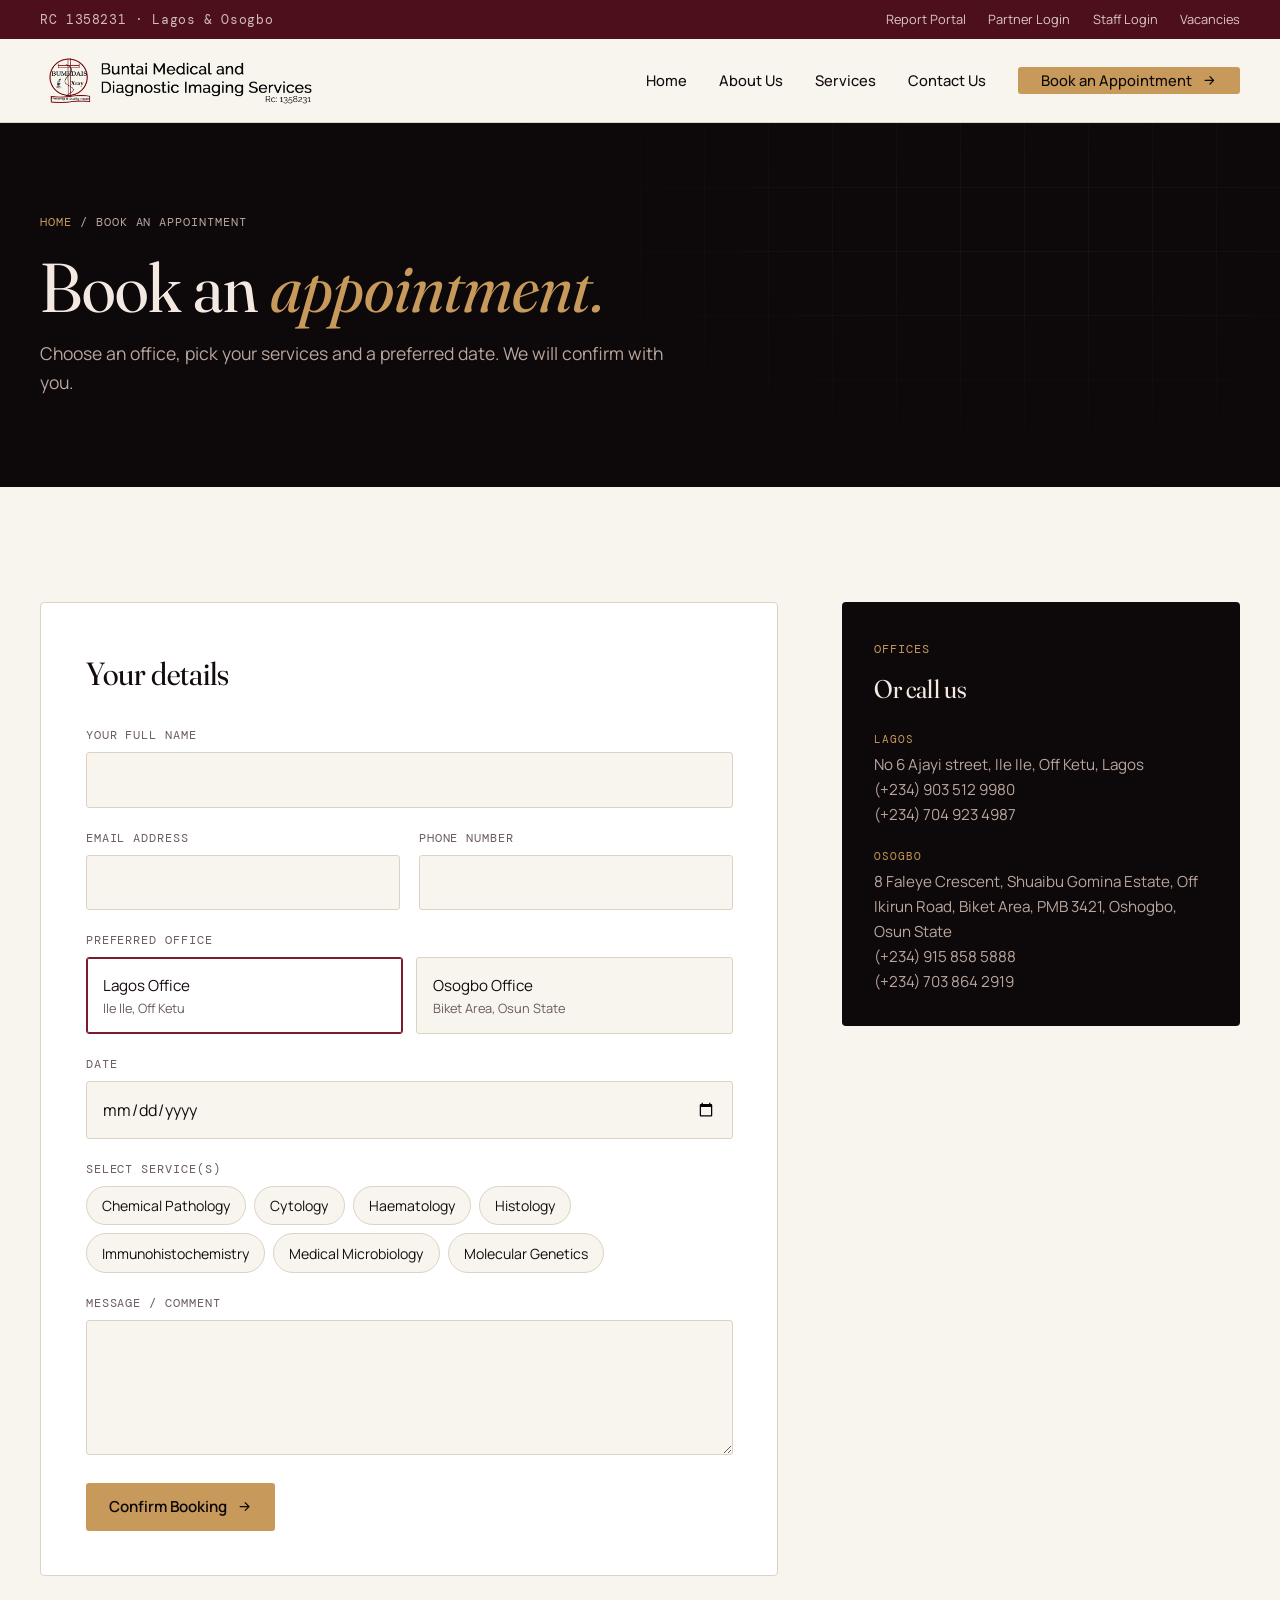
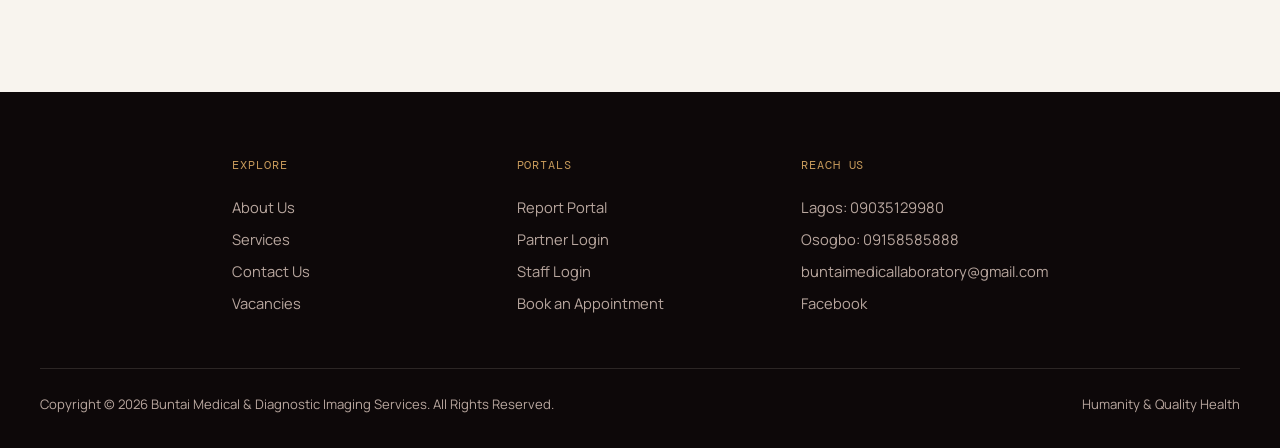
<file: book.html>
<!doctype html>
<html lang="en">
<head>
<meta charset="utf-8">
<meta name="viewport" content="width=device-width, initial-scale=1">
<title>Book an Appointment - Buntai Medical &amp; Diagnostic Imaging Services</title>
<meta name="description" content="Book a laboratory or diagnostic appointment at our Lagos or Osogbo office.">
<link rel="preconnect" href="https://fonts.googleapis.com">
<link rel="preconnect" href="https://fonts.gstatic.com" crossorigin>
<link href="https://fonts.googleapis.com/css2?family=DM+Mono:wght@400;500&family=Fraunces:ital,opsz,wght,SOFT@0,9..144,300..500,0..100;1,9..144,300..500,0..100&family=Manrope:wght@400;500;600;700&display=swap" rel="stylesheet">
<link rel="stylesheet" href="assets/style.css">
</head>
<body>
<div class="topbar"><div class="wrap">
  <span>RC 1358231 &middot; Lagos &amp; Osogbo</span>
  <div><a href="#">Report Portal</a><a href="#">Partner Login</a><a href="#">Staff Login</a><a href="vacancies.html">Vacancies</a></div>
</div></div>
<header class="header"><div class="wrap">
  <a href="index.html" aria-label="Buntai Medical and Diagnostic Imaging Services, home"><img src="assets/logo.png" alt="Buntai Medical and Diagnostic Imaging Services"></a>
  <nav class="nav" aria-label="Primary">
    <a href="index.html">Home</a><a href="about.html">About Us</a><a href="services.html">Services</a><a href="contact.html">Contact Us</a>
    <a class="btn btn--brass" href="book.html">Book an Appointment <svg viewBox="0 0 24 24" fill="none" stroke="currentColor" stroke-width="2" stroke-linecap="round" stroke-linejoin="round" aria-hidden="true"><path d="M5 12h14M13 6l6 6-6 6"/></svg></a>
  </nav>
</div></header>
<main>
<section class="page-hero on-dark"><div class="wrap">
  <div class="crumbs"><a href="index.html">Home</a> / Book an appointment</div>
  <h1>Book an <em>appointment.</em></h1>
  <p class="lede">Choose an office, pick your services and a preferred date. We will confirm with you.</p>
</div></section>

<section class="section"><div class="wrap form-layout">
  <form class="form-panel" action="#" method="post">
    <h2>Your details</h2>
    <div class="field"><label for="name">Your full name</label><input id="name" name="name" autocomplete="name" required></div>
    <div class="grid-2">
      <div class="field"><label for="email">Email address</label><input id="email" type="email" name="email" autocomplete="email" required></div>
      <div class="field"><label for="phone">Phone number</label><input id="phone" type="tel" name="phone" autocomplete="tel" required></div>
    </div>
    <div class="field"><label>Preferred office</label>
      <div class="choice">
        <div><input type="radio" id="o1" name="office" checked><label for="o1">Lagos Office<small>Ile Ile, Off Ketu</small></label></div>
        <div><input type="radio" id="o2" name="office"><label for="o2">Osogbo Office<small>Biket Area, Osun State</small></label></div>
      </div>
    </div>
    <div class="field"><label for="date">Date</label><input id="date" type="date" name="date" required></div>
    <div class="field"><label>Select service(s)</label><div class="chips"><input type="checkbox" id="s0" name="service[]"><label for="s0">Chemical Pathology</label><input type="checkbox" id="s1" name="service[]"><label for="s1">Cytology</label><input type="checkbox" id="s2" name="service[]"><label for="s2">Haematology</label><input type="checkbox" id="s3" name="service[]"><label for="s3">Histology</label><input type="checkbox" id="s4" name="service[]"><label for="s4">Immunohistochemistry</label><input type="checkbox" id="s5" name="service[]"><label for="s5">Medical Microbiology</label><input type="checkbox" id="s6" name="service[]"><label for="s6">Molecular Genetics</label></div></div>
    <div class="field"><label for="msg">Message / comment</label><textarea id="msg" name="message" rows="4"></textarea></div>
    <button class="btn btn--brass" type="submit">Confirm Booking <svg viewBox="0 0 24 24" fill="none" stroke="currentColor" stroke-width="2" stroke-linecap="round" stroke-linejoin="round" aria-hidden="true"><path d="M5 12h14M13 6l6 6-6 6"/></svg></button>
  </form>
  <aside class="aside-card on-dark">
    <span class="label">Offices</span><h3>Or call us</h3>
    <dl>
      <dt>Lagos</dt><dd>No 6 Ajayi street, Ile Ile, Off Ketu, Lagos<br><a href="tel:+2349035129980">(+234) 903 512 9980</a><br><a href="tel:+2347049234987">(+234) 704 923 4987</a></dd>
      <dt>Osogbo</dt><dd>8 Faleye Crescent, Shuaibu Gomina Estate, Off Ikirun Road, Biket Area, PMB 3421, Oshogbo, Osun State<br><a href="tel:+2349158585888">(+234) 915 858 5888</a><br><a href="tel:+2347038642919">(+234) 703 864 2919</a></dd>
    </dl>
  </aside>
</div></section>
</main>
<footer class="footer"><div class="wrap">
  <div class="grid">
    <div><h4>Explore</h4><ul><li><a href="about.html">About Us</a></li><li><a href="services.html">Services</a></li><li><a href="contact.html">Contact Us</a></li><li><a href="vacancies.html">Vacancies</a></li></ul></div>
    <div><h4>Portals</h4><ul><li><a href="#">Report Portal</a></li><li><a href="#">Partner Login</a></li><li><a href="#">Staff Login</a></li><li><a href="book.html">Book an Appointment</a></li></ul></div>
    <div><h4>Reach us</h4><ul><li>Lagos: 09035129980</li><li>Osogbo: 09158585888</li><li><a href="mailto:buntaimedicallaboratory@gmail.com">buntaimedicallaboratory@gmail.com</a></li><li><a href="#">Facebook</a></li></ul></div>
  </div>
  <div class="base"><span>Copyright &copy; 2026 Buntai Medical &amp; Diagnostic Imaging Services. All Rights Reserved.</span><span>Humanity &amp; Quality Health</span></div>
</div></footer>
</body>
</html>
</file>
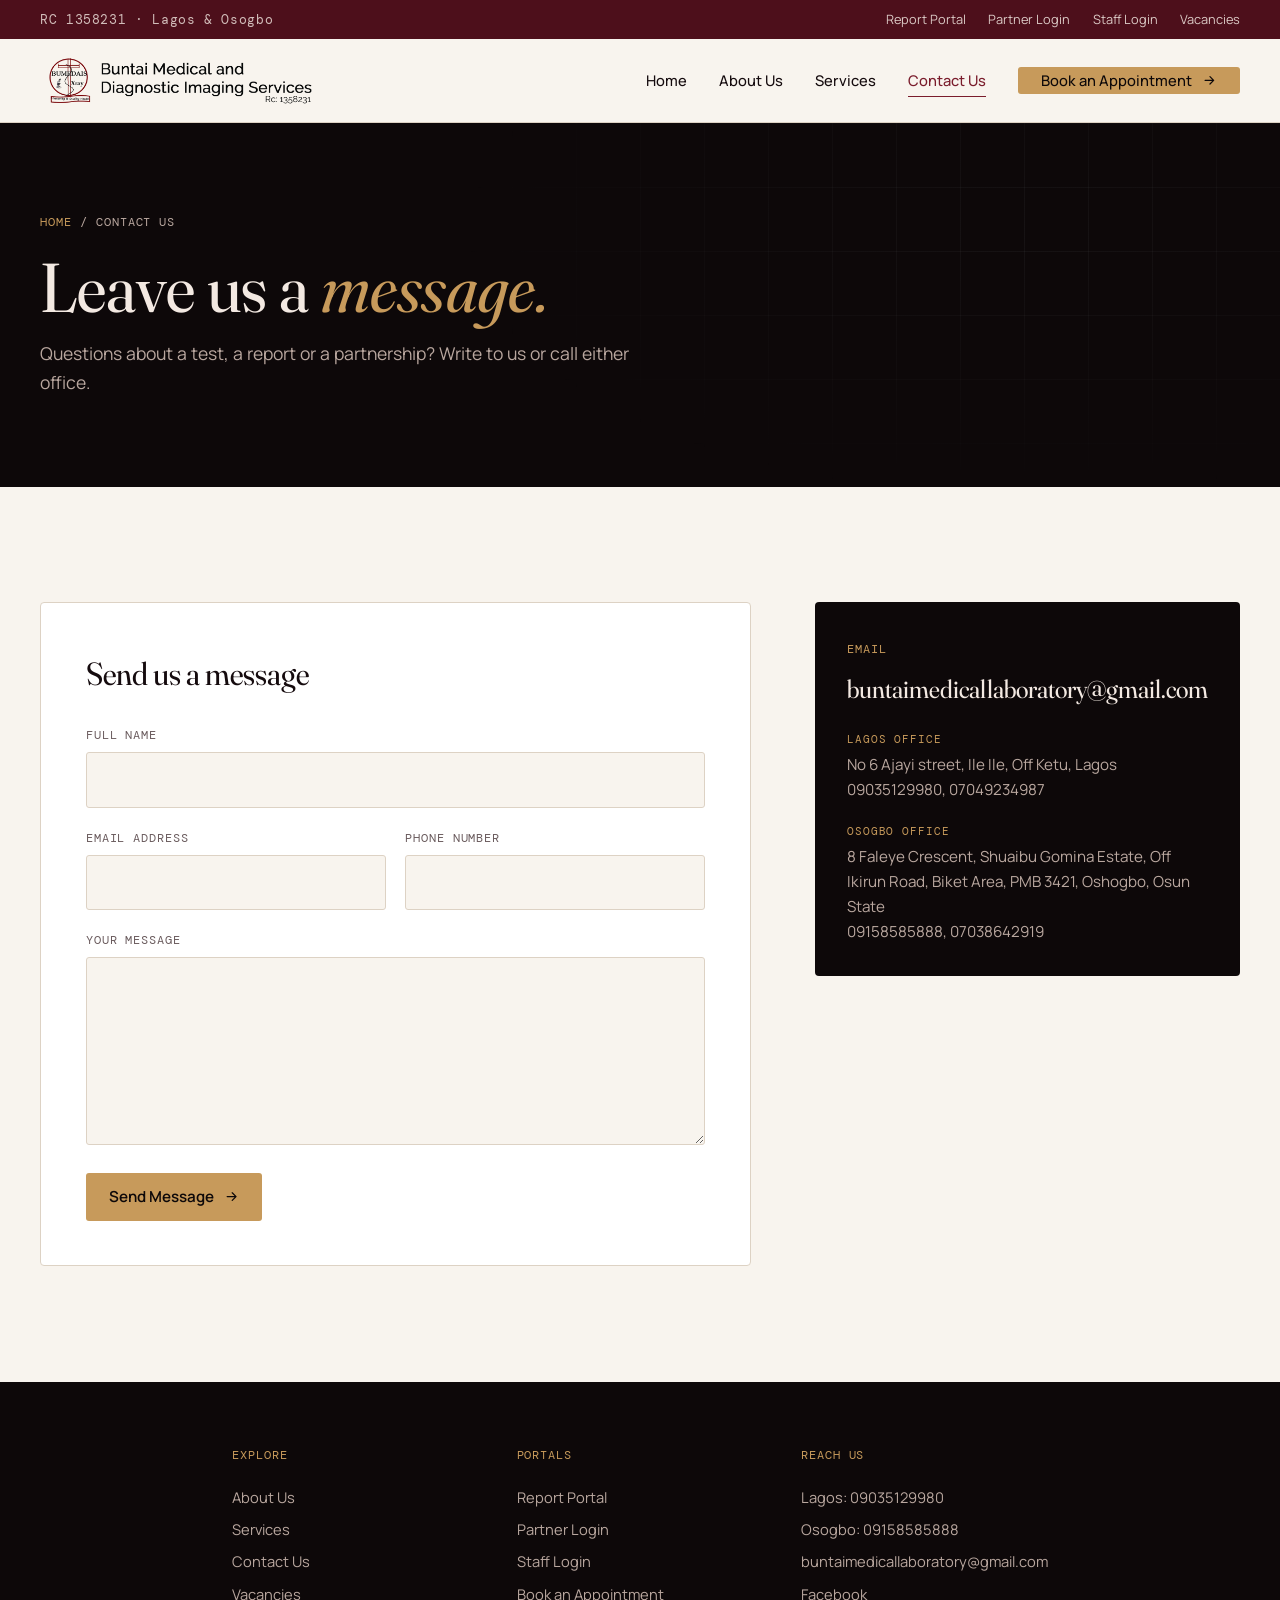
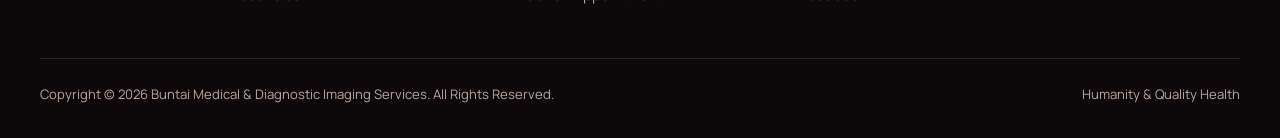
<file: contact.html>
<!doctype html>
<html lang="en">
<head>
<meta charset="utf-8">
<meta name="viewport" content="width=device-width, initial-scale=1">
<title>Contact Us - Buntai Medical &amp; Diagnostic Imaging Services</title>
<meta name="description" content="Send us a message or visit our Lagos or Osogbo office.">
<link rel="preconnect" href="https://fonts.googleapis.com">
<link rel="preconnect" href="https://fonts.gstatic.com" crossorigin>
<link href="https://fonts.googleapis.com/css2?family=DM+Mono:wght@400;500&family=Fraunces:ital,opsz,wght,SOFT@0,9..144,300..500,0..100;1,9..144,300..500,0..100&family=Manrope:wght@400;500;600;700&display=swap" rel="stylesheet">
<link rel="stylesheet" href="assets/style.css">
</head>
<body>
<div class="topbar"><div class="wrap">
  <span>RC 1358231 &middot; Lagos &amp; Osogbo</span>
  <div><a href="#">Report Portal</a><a href="#">Partner Login</a><a href="#">Staff Login</a><a href="vacancies.html">Vacancies</a></div>
</div></div>
<header class="header"><div class="wrap">
  <a href="index.html" aria-label="Buntai Medical and Diagnostic Imaging Services, home"><img src="assets/logo.png" alt="Buntai Medical and Diagnostic Imaging Services"></a>
  <nav class="nav" aria-label="Primary">
    <a href="index.html">Home</a><a href="about.html">About Us</a><a href="services.html">Services</a><a href="contact.html" aria-current="page">Contact Us</a>
    <a class="btn btn--brass" href="book.html">Book an Appointment <svg viewBox="0 0 24 24" fill="none" stroke="currentColor" stroke-width="2" stroke-linecap="round" stroke-linejoin="round" aria-hidden="true"><path d="M5 12h14M13 6l6 6-6 6"/></svg></a>
  </nav>
</div></header>
<main>
<section class="page-hero on-dark"><div class="wrap">
  <div class="crumbs"><a href="index.html">Home</a> / Contact us</div>
  <h1>Leave us a <em>message.</em></h1>
  <p class="lede">Questions about a test, a report or a partnership? Write to us or call either office.</p>
</div></section>

<section class="section"><div class="wrap form-layout">
  <form class="form-panel" action="#" method="post">
    <h2>Send us a message</h2>
    <div class="field"><label for="cn">Full name</label><input id="cn" name="name" required></div>
    <div class="grid-2">
      <div class="field"><label for="ce">Email address</label><input id="ce" type="email" name="email" required></div>
      <div class="field"><label for="cp">Phone number</label><input id="cp" type="tel" name="phone"></div>
    </div>
    <div class="field"><label for="cm">Your message</label><textarea id="cm" name="message" rows="6" required></textarea></div>
    <button class="btn btn--brass" type="submit">Send Message <svg viewBox="0 0 24 24" fill="none" stroke="currentColor" stroke-width="2" stroke-linecap="round" stroke-linejoin="round" aria-hidden="true"><path d="M5 12h14M13 6l6 6-6 6"/></svg></button>
  </form>
  <aside class="aside-card on-dark">
    <span class="label">Email</span><h3>buntaimedicallaboratory@gmail.com</h3>
    <dl>
      <dt>Lagos Office</dt><dd>No 6 Ajayi street, Ile Ile, Off Ketu, Lagos<br><a href="tel:+2349035129980">09035129980</a>, <a href="tel:+2347049234987">07049234987</a></dd>
      <dt>Osogbo Office</dt><dd>8 Faleye Crescent, Shuaibu Gomina Estate, Off Ikirun Road, Biket Area, PMB 3421, Oshogbo, Osun State<br><a href="tel:+2349158585888">09158585888</a>, <a href="tel:+2347038642919">07038642919</a></dd>
    </dl>
  </aside>
</div></section>
</main>
<footer class="footer"><div class="wrap">
  <div class="grid">
    <div><h4>Explore</h4><ul><li><a href="about.html">About Us</a></li><li><a href="services.html">Services</a></li><li><a href="contact.html">Contact Us</a></li><li><a href="vacancies.html">Vacancies</a></li></ul></div>
    <div><h4>Portals</h4><ul><li><a href="#">Report Portal</a></li><li><a href="#">Partner Login</a></li><li><a href="#">Staff Login</a></li><li><a href="book.html">Book an Appointment</a></li></ul></div>
    <div><h4>Reach us</h4><ul><li>Lagos: 09035129980</li><li>Osogbo: 09158585888</li><li><a href="mailto:buntaimedicallaboratory@gmail.com">buntaimedicallaboratory@gmail.com</a></li><li><a href="#">Facebook</a></li></ul></div>
  </div>
  <div class="base"><span>Copyright &copy; 2026 Buntai Medical &amp; Diagnostic Imaging Services. All Rights Reserved.</span><span>Humanity &amp; Quality Health</span></div>
</div></footer>
</body>
</html>
</file>
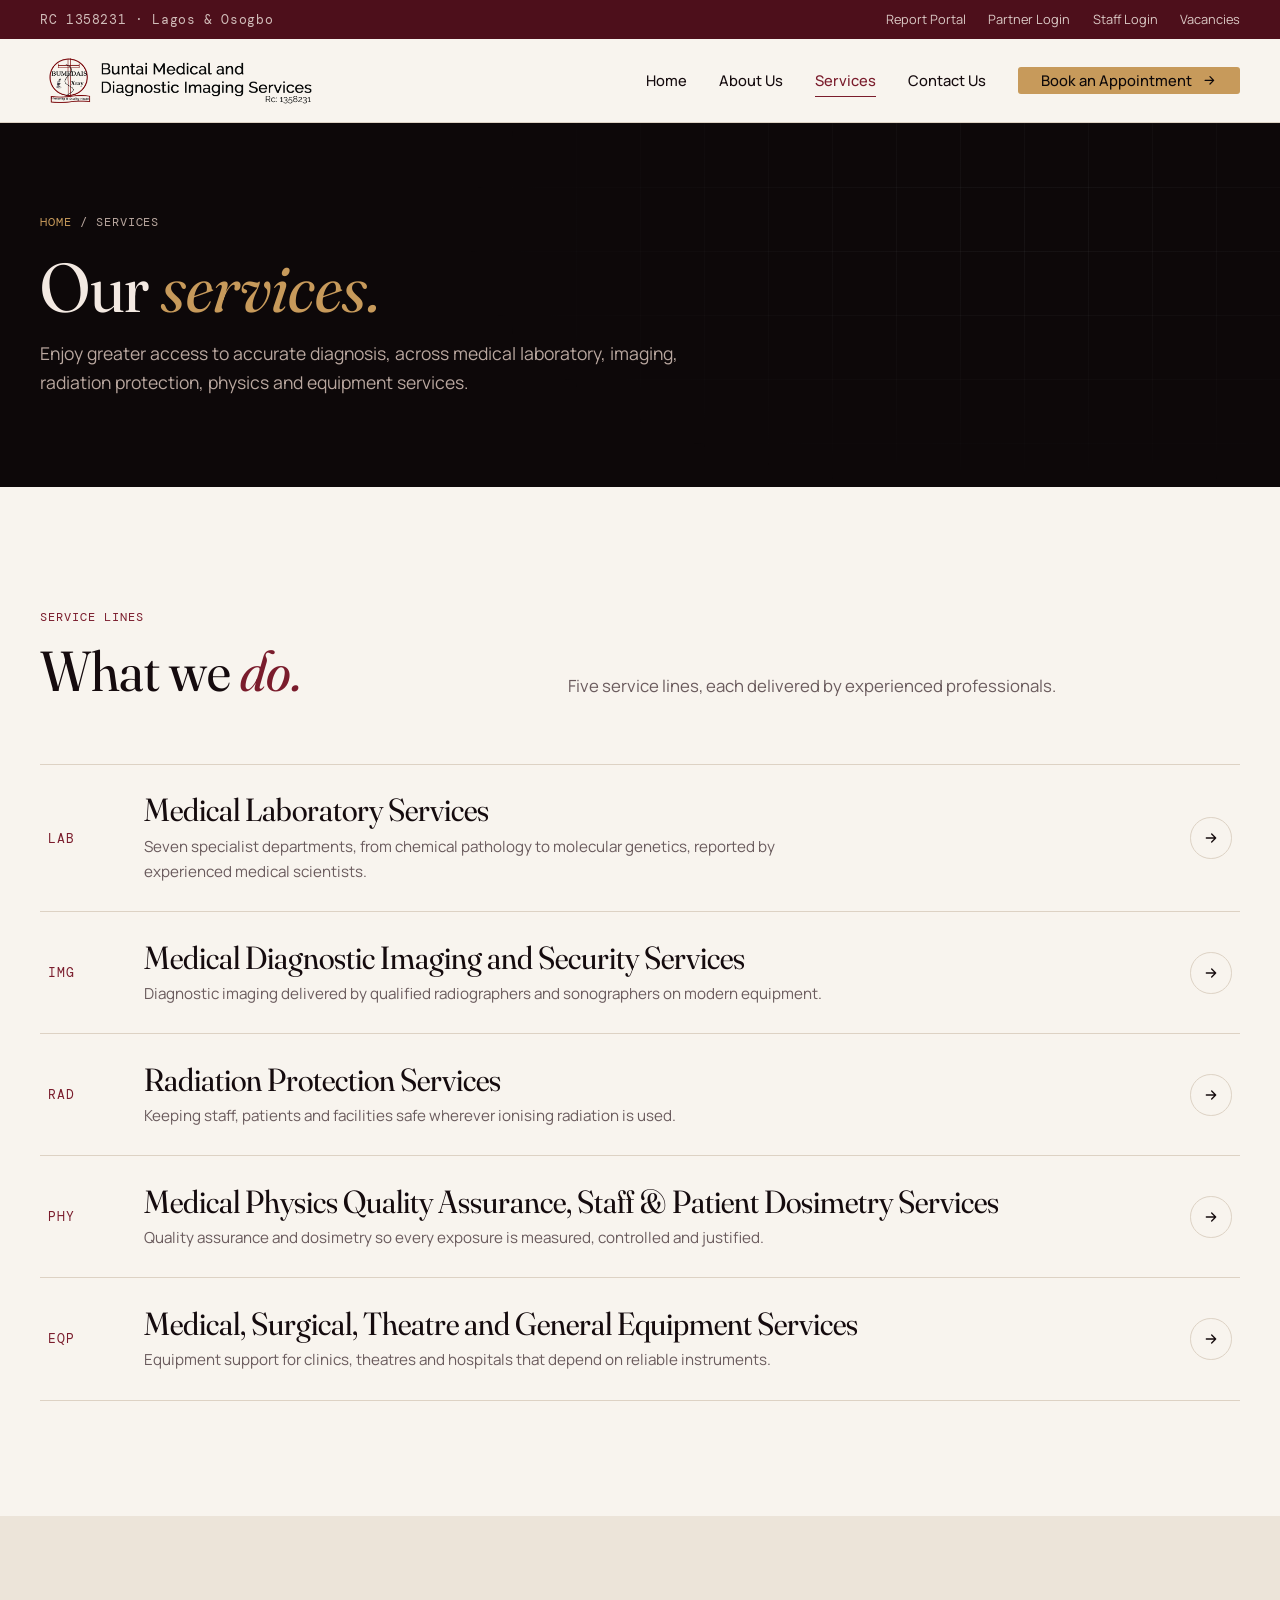
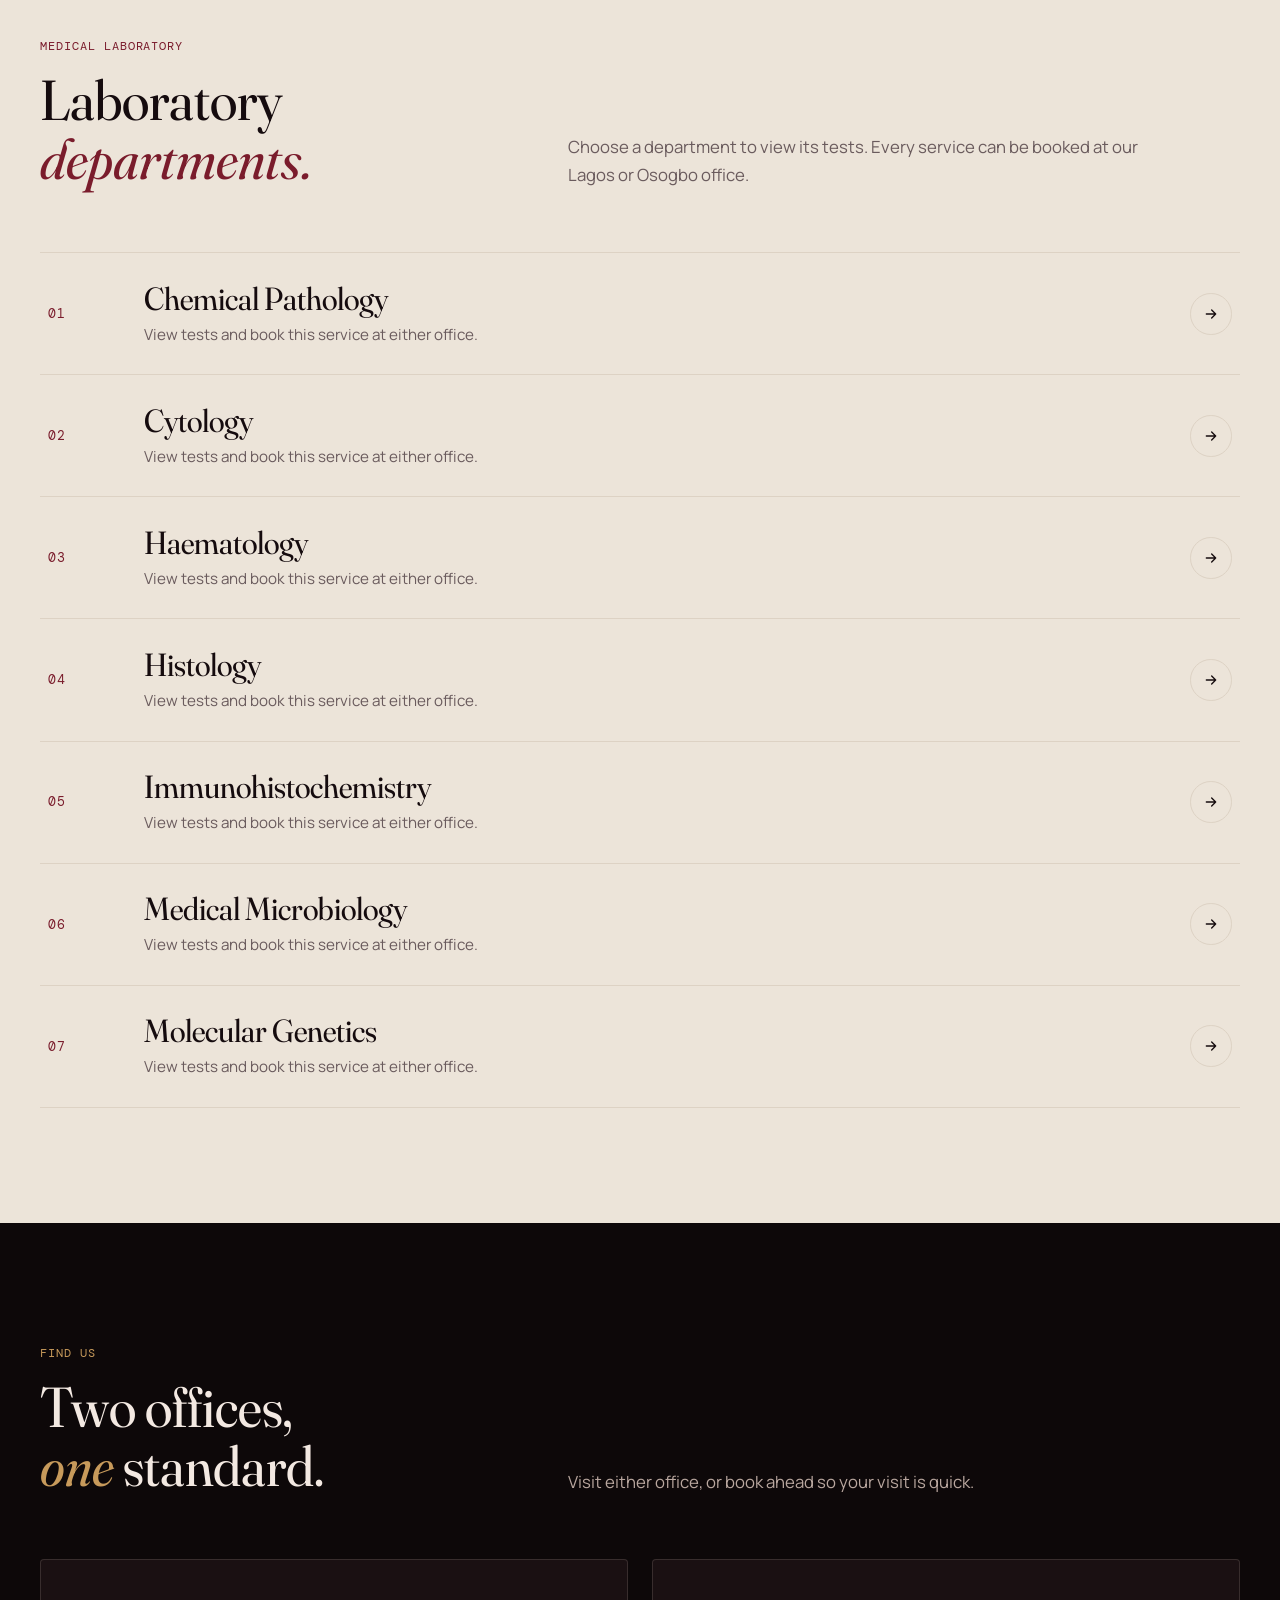
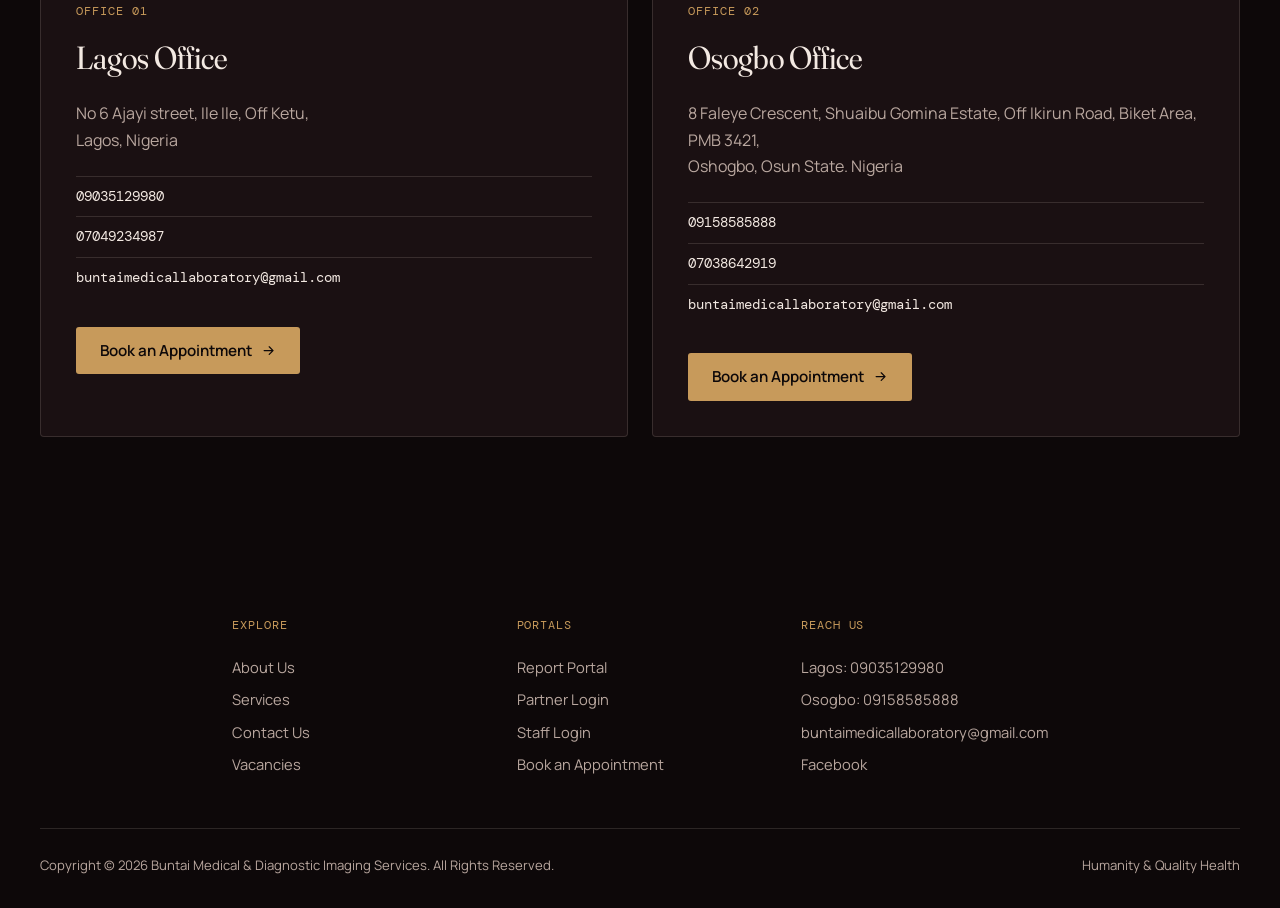
<file: services.html>
<!doctype html>
<html lang="en">
<head>
<meta charset="utf-8">
<meta name="viewport" content="width=device-width, initial-scale=1">
<title>Our Services - Buntai Medical &amp; Diagnostic Imaging Services</title>
<meta name="description" content="Five service lines and seven laboratory departments across Lagos and Osogbo.">
<link rel="preconnect" href="https://fonts.googleapis.com">
<link rel="preconnect" href="https://fonts.gstatic.com" crossorigin>
<link href="https://fonts.googleapis.com/css2?family=DM+Mono:wght@400;500&family=Fraunces:ital,opsz,wght,SOFT@0,9..144,300..500,0..100;1,9..144,300..500,0..100&family=Manrope:wght@400;500;600;700&display=swap" rel="stylesheet">
<link rel="stylesheet" href="assets/style.css">
</head>
<body>
<div class="topbar"><div class="wrap">
  <span>RC 1358231 &middot; Lagos &amp; Osogbo</span>
  <div><a href="#">Report Portal</a><a href="#">Partner Login</a><a href="#">Staff Login</a><a href="vacancies.html">Vacancies</a></div>
</div></div>
<header class="header"><div class="wrap">
  <a href="index.html" aria-label="Buntai Medical and Diagnostic Imaging Services, home"><img src="assets/logo.png" alt="Buntai Medical and Diagnostic Imaging Services"></a>
  <nav class="nav" aria-label="Primary">
    <a href="index.html">Home</a><a href="about.html">About Us</a><a href="services.html" aria-current="page">Services</a><a href="contact.html">Contact Us</a>
    <a class="btn btn--brass" href="book.html">Book an Appointment <svg viewBox="0 0 24 24" fill="none" stroke="currentColor" stroke-width="2" stroke-linecap="round" stroke-linejoin="round" aria-hidden="true"><path d="M5 12h14M13 6l6 6-6 6"/></svg></a>
  </nav>
</div></header>
<main>
<section class="page-hero on-dark"><div class="wrap">
  <div class="crumbs"><a href="index.html">Home</a> / Services</div>
  <h1>Our <em>services.</em></h1>
  <p class="lede">Enjoy greater access to accurate diagnosis, across medical laboratory, imaging, radiation protection, physics and equipment services.</p>
</div></section>

<section class="section"><div class="wrap">
  <div class="sec-head"><div><span class="label">Service lines</span><h2>What we <em>do.</em></h2></div><p>Five service lines, each delivered by experienced professionals.</p></div>
  <div class="rows"><a class="row" href="services.html"><span class="code">LAB</span><div><h3>Medical Laboratory Services</h3><p>Seven specialist departments, from chemical pathology to molecular genetics, reported by experienced medical scientists.</p></div><span class="arrow"><svg viewBox="0 0 24 24" fill="none" stroke="currentColor" stroke-width="2" stroke-linecap="round" stroke-linejoin="round" aria-hidden="true"><path d="M5 12h14M13 6l6 6-6 6"/></svg></span></a><a class="row" href="services.html"><span class="code">IMG</span><div><h3>Medical Diagnostic Imaging and Security Services</h3><p>Diagnostic imaging delivered by qualified radiographers and sonographers on modern equipment.</p></div><span class="arrow"><svg viewBox="0 0 24 24" fill="none" stroke="currentColor" stroke-width="2" stroke-linecap="round" stroke-linejoin="round" aria-hidden="true"><path d="M5 12h14M13 6l6 6-6 6"/></svg></span></a><a class="row" href="services.html"><span class="code">RAD</span><div><h3>Radiation Protection Services</h3><p>Keeping staff, patients and facilities safe wherever ionising radiation is used.</p></div><span class="arrow"><svg viewBox="0 0 24 24" fill="none" stroke="currentColor" stroke-width="2" stroke-linecap="round" stroke-linejoin="round" aria-hidden="true"><path d="M5 12h14M13 6l6 6-6 6"/></svg></span></a><a class="row" href="services.html"><span class="code">PHY</span><div><h3>Medical Physics Quality Assurance, Staff &amp; Patient Dosimetry Services</h3><p>Quality assurance and dosimetry so every exposure is measured, controlled and justified.</p></div><span class="arrow"><svg viewBox="0 0 24 24" fill="none" stroke="currentColor" stroke-width="2" stroke-linecap="round" stroke-linejoin="round" aria-hidden="true"><path d="M5 12h14M13 6l6 6-6 6"/></svg></span></a><a class="row" href="services.html"><span class="code">EQP</span><div><h3>Medical, Surgical, Theatre and General Equipment Services</h3><p>Equipment support for clinics, theatres and hospitals that depend on reliable instruments.</p></div><span class="arrow"><svg viewBox="0 0 24 24" fill="none" stroke="currentColor" stroke-width="2" stroke-linecap="round" stroke-linejoin="round" aria-hidden="true"><path d="M5 12h14M13 6l6 6-6 6"/></svg></span></a></div>
</div></section>
<section class="section section--stone"><div class="wrap">
  <div class="sec-head"><div><span class="label">Medical laboratory</span><h2>Laboratory <em>departments.</em></h2></div><p>Choose a department to view its tests. Every service can be booked at our Lagos or Osogbo office.</p></div>
  <div class="rows"><a class="row" id="d1" href="book.html"><span class="code">01</span><div><h3>Chemical Pathology</h3><p>View tests and book this service at either office.</p></div><span class="arrow"><svg viewBox="0 0 24 24" fill="none" stroke="currentColor" stroke-width="2" stroke-linecap="round" stroke-linejoin="round" aria-hidden="true"><path d="M5 12h14M13 6l6 6-6 6"/></svg></span></a><a class="row" id="d2" href="book.html"><span class="code">02</span><div><h3>Cytology</h3><p>View tests and book this service at either office.</p></div><span class="arrow"><svg viewBox="0 0 24 24" fill="none" stroke="currentColor" stroke-width="2" stroke-linecap="round" stroke-linejoin="round" aria-hidden="true"><path d="M5 12h14M13 6l6 6-6 6"/></svg></span></a><a class="row" id="d3" href="book.html"><span class="code">03</span><div><h3>Haematology</h3><p>View tests and book this service at either office.</p></div><span class="arrow"><svg viewBox="0 0 24 24" fill="none" stroke="currentColor" stroke-width="2" stroke-linecap="round" stroke-linejoin="round" aria-hidden="true"><path d="M5 12h14M13 6l6 6-6 6"/></svg></span></a><a class="row" id="d4" href="book.html"><span class="code">04</span><div><h3>Histology</h3><p>View tests and book this service at either office.</p></div><span class="arrow"><svg viewBox="0 0 24 24" fill="none" stroke="currentColor" stroke-width="2" stroke-linecap="round" stroke-linejoin="round" aria-hidden="true"><path d="M5 12h14M13 6l6 6-6 6"/></svg></span></a><a class="row" id="d5" href="book.html"><span class="code">05</span><div><h3>Immunohistochemistry</h3><p>View tests and book this service at either office.</p></div><span class="arrow"><svg viewBox="0 0 24 24" fill="none" stroke="currentColor" stroke-width="2" stroke-linecap="round" stroke-linejoin="round" aria-hidden="true"><path d="M5 12h14M13 6l6 6-6 6"/></svg></span></a><a class="row" id="d6" href="book.html"><span class="code">06</span><div><h3>Medical Microbiology</h3><p>View tests and book this service at either office.</p></div><span class="arrow"><svg viewBox="0 0 24 24" fill="none" stroke="currentColor" stroke-width="2" stroke-linecap="round" stroke-linejoin="round" aria-hidden="true"><path d="M5 12h14M13 6l6 6-6 6"/></svg></span></a><a class="row" id="d7" href="book.html"><span class="code">07</span><div><h3>Molecular Genetics</h3><p>View tests and book this service at either office.</p></div><span class="arrow"><svg viewBox="0 0 24 24" fill="none" stroke="currentColor" stroke-width="2" stroke-linecap="round" stroke-linejoin="round" aria-hidden="true"><path d="M5 12h14M13 6l6 6-6 6"/></svg></span></a></div>
</div></section>
<section class="section section--dark on-dark"><div class="wrap">
  <div class="sec-head"><div><span class="label">Find us</span><h2>Two offices, <em>one</em> standard.</h2></div><p>Visit either office, or book ahead so your visit is quick.</p></div>
  <div class="offices"><article class="office"><span class="label">Office 01</span><h3>Lagos Office</h3>
<address>No 6 Ajayi street, Ile Ile, Off Ketu,<br>Lagos, Nigeria</address>
<ul><li><a href="tel:+2349035129980">09035129980</a></li><li><a href="tel:+2347049234987">07049234987</a></li><li><a href="mailto:buntaimedicallaboratory@gmail.com">buntaimedicallaboratory@gmail.com</a></li></ul>
<a class="btn btn--brass" href="book.html">Book an Appointment <svg viewBox="0 0 24 24" fill="none" stroke="currentColor" stroke-width="2" stroke-linecap="round" stroke-linejoin="round" aria-hidden="true"><path d="M5 12h14M13 6l6 6-6 6"/></svg></a></article><article class="office"><span class="label">Office 02</span><h3>Osogbo Office</h3>
<address>8 Faleye Crescent, Shuaibu Gomina Estate, Off Ikirun Road, Biket Area, PMB 3421,<br>Oshogbo, Osun State. Nigeria</address>
<ul><li><a href="tel:+2349158585888">09158585888</a></li><li><a href="tel:+2347038642919">07038642919</a></li><li><a href="mailto:buntaimedicallaboratory@gmail.com">buntaimedicallaboratory@gmail.com</a></li></ul>
<a class="btn btn--brass" href="book.html">Book an Appointment <svg viewBox="0 0 24 24" fill="none" stroke="currentColor" stroke-width="2" stroke-linecap="round" stroke-linejoin="round" aria-hidden="true"><path d="M5 12h14M13 6l6 6-6 6"/></svg></a></article></div>
</div></section>
</main>
<footer class="footer"><div class="wrap">
  <div class="grid">
    <div><h4>Explore</h4><ul><li><a href="about.html">About Us</a></li><li><a href="services.html">Services</a></li><li><a href="contact.html">Contact Us</a></li><li><a href="vacancies.html">Vacancies</a></li></ul></div>
    <div><h4>Portals</h4><ul><li><a href="#">Report Portal</a></li><li><a href="#">Partner Login</a></li><li><a href="#">Staff Login</a></li><li><a href="book.html">Book an Appointment</a></li></ul></div>
    <div><h4>Reach us</h4><ul><li>Lagos: 09035129980</li><li>Osogbo: 09158585888</li><li><a href="mailto:buntaimedicallaboratory@gmail.com">buntaimedicallaboratory@gmail.com</a></li><li><a href="#">Facebook</a></li></ul></div>
  </div>
  <div class="base"><span>Copyright &copy; 2026 Buntai Medical &amp; Diagnostic Imaging Services. All Rights Reserved.</span><span>Humanity &amp; Quality Health</span></div>
</div></footer>
</body>
</html>
</file>
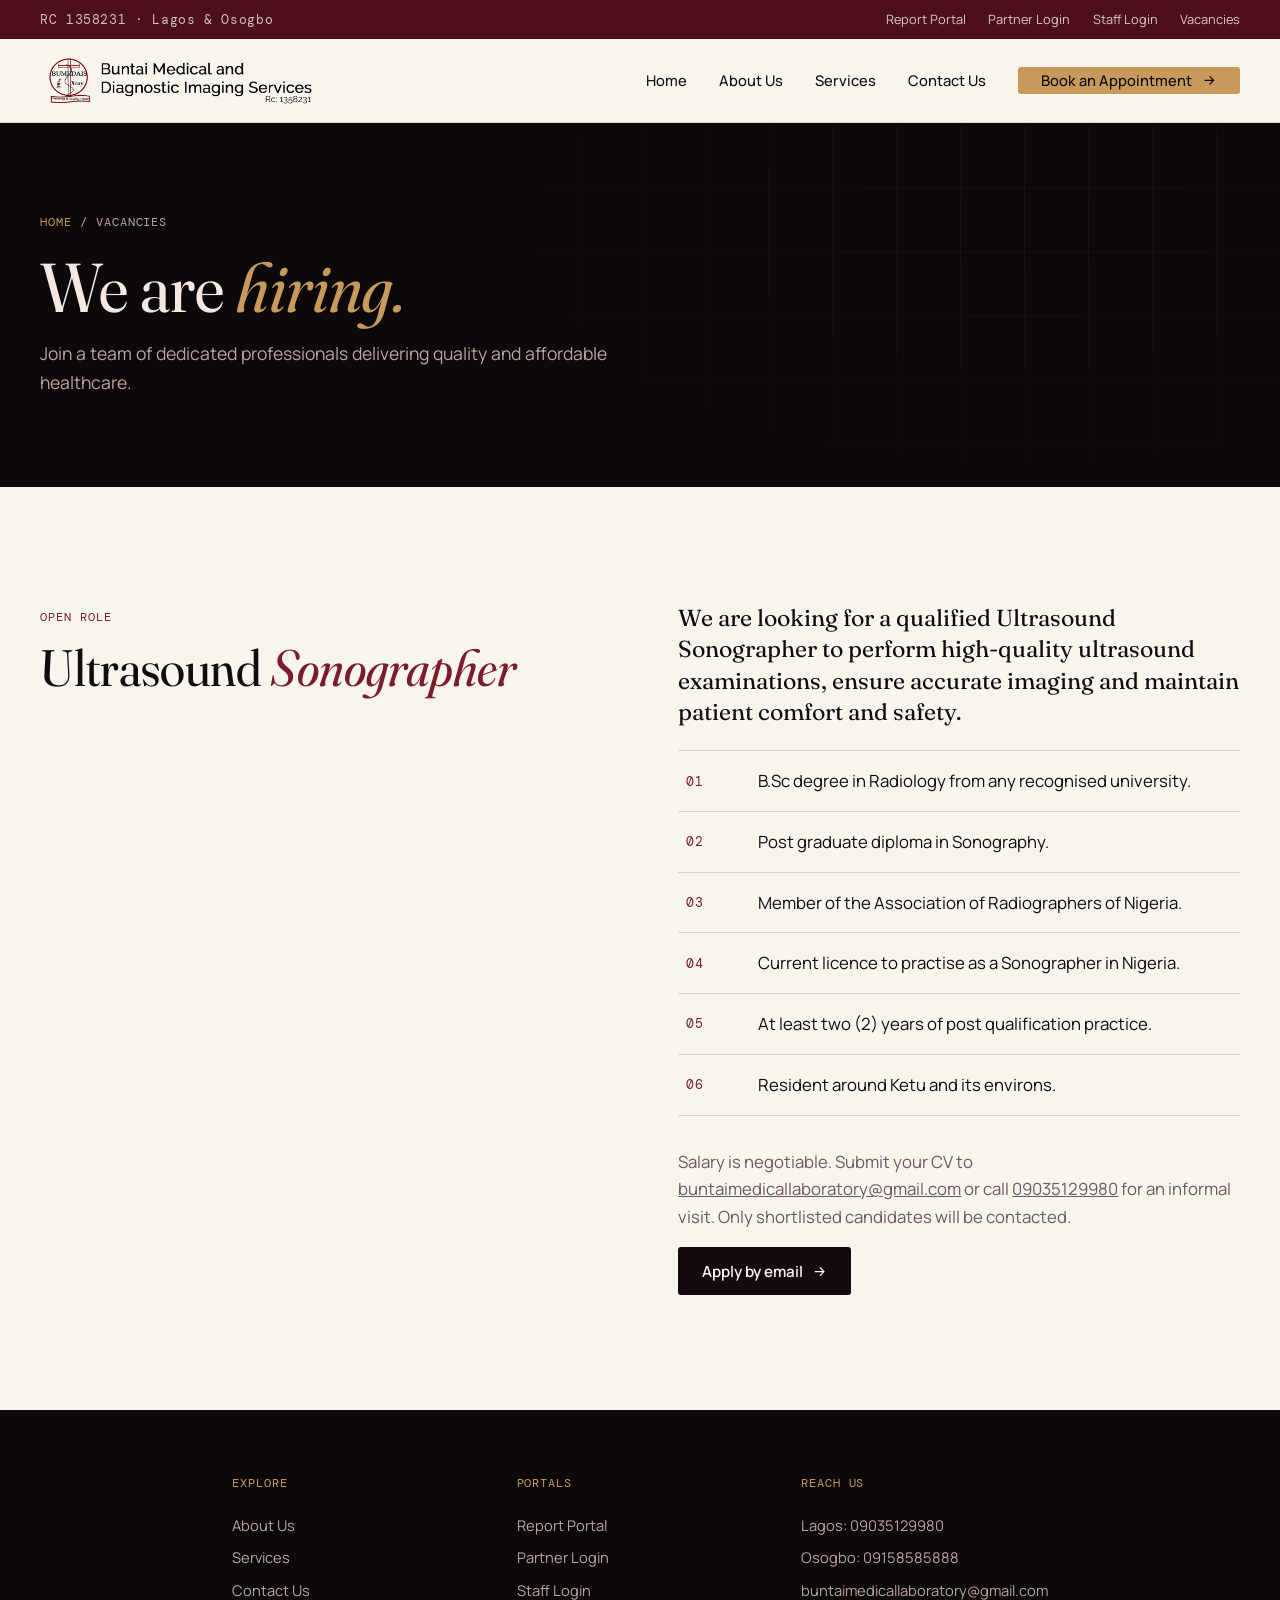
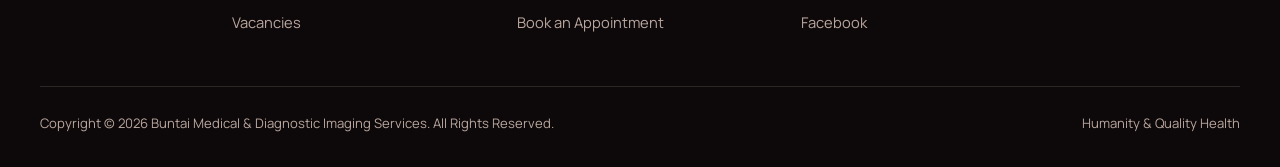
<file: vacancies.html>
<!doctype html>
<html lang="en">
<head>
<meta charset="utf-8">
<meta name="viewport" content="width=device-width, initial-scale=1">
<title>Vacancies - Buntai Medical &amp; Diagnostic Imaging Services</title>
<meta name="description" content="Current openings at Buntai Medical & Diagnostic Imaging Services.">
<link rel="preconnect" href="https://fonts.googleapis.com">
<link rel="preconnect" href="https://fonts.gstatic.com" crossorigin>
<link href="https://fonts.googleapis.com/css2?family=DM+Mono:wght@400;500&family=Fraunces:ital,opsz,wght,SOFT@0,9..144,300..500,0..100;1,9..144,300..500,0..100&family=Manrope:wght@400;500;600;700&display=swap" rel="stylesheet">
<link rel="stylesheet" href="assets/style.css">
</head>
<body>
<div class="topbar"><div class="wrap">
  <span>RC 1358231 &middot; Lagos &amp; Osogbo</span>
  <div><a href="#">Report Portal</a><a href="#">Partner Login</a><a href="#">Staff Login</a><a href="vacancies.html">Vacancies</a></div>
</div></div>
<header class="header"><div class="wrap">
  <a href="index.html" aria-label="Buntai Medical and Diagnostic Imaging Services, home"><img src="assets/logo.png" alt="Buntai Medical and Diagnostic Imaging Services"></a>
  <nav class="nav" aria-label="Primary">
    <a href="index.html">Home</a><a href="about.html">About Us</a><a href="services.html">Services</a><a href="contact.html">Contact Us</a>
    <a class="btn btn--brass" href="book.html">Book an Appointment <svg viewBox="0 0 24 24" fill="none" stroke="currentColor" stroke-width="2" stroke-linecap="round" stroke-linejoin="round" aria-hidden="true"><path d="M5 12h14M13 6l6 6-6 6"/></svg></a>
  </nav>
</div></header>
<main>
<section class="page-hero on-dark"><div class="wrap">
  <div class="crumbs"><a href="index.html">Home</a> / Vacancies</div>
  <h1>We are <em>hiring.</em></h1>
  <p class="lede">Join a team of dedicated professionals delivering quality and affordable healthcare.</p>
</div></section>

<section class="section"><div class="wrap split">
  <div><span class="label">Open role</span><h2>Ultrasound <em>Sonographer</em></h2></div>
  <div class="prose">
    <p>We are looking for a qualified Ultrasound Sonographer to perform high-quality ultrasound examinations, ensure accurate imaging and maintain patient comfort and safety.</p>
    <div class="rows" style="margin-bottom:2rem"><div class="row" style="grid-template-columns:3rem 1fr;padding:1rem .5rem"><span class="code">01</span><div style="color:var(--ink)">B.Sc degree in Radiology from any recognised university.</div></div><div class="row" style="grid-template-columns:3rem 1fr;padding:1rem .5rem"><span class="code">02</span><div style="color:var(--ink)">Post graduate diploma in Sonography.</div></div><div class="row" style="grid-template-columns:3rem 1fr;padding:1rem .5rem"><span class="code">03</span><div style="color:var(--ink)">Member of the Association of Radiographers of Nigeria.</div></div><div class="row" style="grid-template-columns:3rem 1fr;padding:1rem .5rem"><span class="code">04</span><div style="color:var(--ink)">Current licence to practise as a Sonographer in Nigeria.</div></div><div class="row" style="grid-template-columns:3rem 1fr;padding:1rem .5rem"><span class="code">05</span><div style="color:var(--ink)">At least two (2) years of post qualification practice.</div></div><div class="row" style="grid-template-columns:3rem 1fr;padding:1rem .5rem"><span class="code">06</span><div style="color:var(--ink)">Resident around Ketu and its environs.</div></div></div>
    <p>Salary is negotiable. Submit your CV to <a href="mailto:buntaimedicallaboratory@gmail.com">buntaimedicallaboratory@gmail.com</a> or call <a href="tel:+2349035129980">09035129980</a> for an informal visit. Only shortlisted candidates will be contacted.</p>
    <a class="btn btn--ink" href="mailto:buntaimedicallaboratory@gmail.com">Apply by email <svg viewBox="0 0 24 24" fill="none" stroke="currentColor" stroke-width="2" stroke-linecap="round" stroke-linejoin="round" aria-hidden="true"><path d="M5 12h14M13 6l6 6-6 6"/></svg></a>
  </div>
</div></section>
</main>
<footer class="footer"><div class="wrap">
  <div class="grid">
    <div><h4>Explore</h4><ul><li><a href="about.html">About Us</a></li><li><a href="services.html">Services</a></li><li><a href="contact.html">Contact Us</a></li><li><a href="vacancies.html">Vacancies</a></li></ul></div>
    <div><h4>Portals</h4><ul><li><a href="#">Report Portal</a></li><li><a href="#">Partner Login</a></li><li><a href="#">Staff Login</a></li><li><a href="book.html">Book an Appointment</a></li></ul></div>
    <div><h4>Reach us</h4><ul><li>Lagos: 09035129980</li><li>Osogbo: 09158585888</li><li><a href="mailto:buntaimedicallaboratory@gmail.com">buntaimedicallaboratory@gmail.com</a></li><li><a href="#">Facebook</a></li></ul></div>
  </div>
  <div class="base"><span>Copyright &copy; 2026 Buntai Medical &amp; Diagnostic Imaging Services. All Rights Reserved.</span><span>Humanity &amp; Quality Health</span></div>
</div></footer>
</body>
</html>
</file>
<file: assets/style.css>
/* Buntai Medical & Diagnostic Imaging Services: design prototype
   Thesis: "Humanity & Quality Health", a light-box radiograph hero,
   oxblood brand from the logo, ivory paper, brass for booking actions. */

:root {
  --oxblood: #7a1c2c;
  --oxblood-deep: #4d0f1b;
  --ink: #150b0e;
  --film: #0d0809;
  --film-2: #1a1012;
  --ivory: #f8f4ee;
  --stone: #ece4d9;
  --line: #ddd2c4;
  --line-dark: rgba(255, 236, 224, 0.13);
  --muted: #6a5b5d;
  --on-dark: #f3e9e2;
  --on-dark-muted: #b9a79f;
  --brass: #c79a5b;
  --brass-hover: #dcb173;
  --xray: #cfe3ea;
  --ok-bg: #e6f3ea;
  --ok-text: #0b5a32;

  --serif: "Fraunces", "Iowan Old Style", Georgia, serif;
  --sans: "Manrope", ui-sans-serif, system-ui, sans-serif;
  --mono: "DM Mono", ui-monospace, monospace;

  --wrap: 78rem;
  --gutter: clamp(16px, 4vw, 40px);
  --section-y: clamp(4.5rem, 9vw, 8rem);
}

*, *::before, *::after { box-sizing: border-box; }
html { scroll-behavior: smooth; }
body {
  margin: 0; background: var(--ivory); color: var(--ink);
  font-family: var(--sans); font-size: 1rem; line-height: 1.65;
  -webkit-font-smoothing: antialiased;
}
img, svg { max-width: 100%; display: block; }
a { color: inherit; }
h1, h2, h3, h4 {
  font-family: var(--serif); font-weight: 400; margin: 0;
  text-wrap: balance; font-variation-settings: "opsz" 144, "SOFT" 30;
}
em { font-style: italic; color: var(--oxblood); }
.on-dark em { color: var(--brass); }
p { margin: 0 0 1em; }

.wrap { width: min(var(--wrap), 100% - 2 * var(--gutter)); margin-inline: auto; }
.section { padding-block: var(--section-y); }
.section--stone { background: var(--stone); }
.section--dark { background: var(--film); color: var(--on-dark); }
.label {
  font-family: var(--mono); font-size: 0.75rem; letter-spacing: 0.08em;
  text-transform: uppercase; color: var(--oxblood);
}
.on-dark .label, .label--dark { color: var(--brass); }

/* Buttons */
.btn {
  display: inline-flex; align-items: center; gap: 0.6rem; border: 1px solid transparent;
  padding: 0.95rem 1.4rem; border-radius: 3px; font: 600 0.95rem/1 var(--sans);
  text-decoration: none; cursor: pointer; transition: background 0.2s, color 0.2s, transform 0.2s;
}
.btn svg { width: 1em; height: 1em; transition: transform 0.2s; }
.btn:hover svg { transform: translateX(3px); }
.btn--brass { background: var(--brass); color: var(--film); }
.btn--brass:hover { background: var(--brass-hover); }
.btn--ink { background: var(--ink); color: var(--ivory); }
.btn--ink:hover { background: var(--oxblood); }
.btn--ghost { border-color: rgba(255, 236, 224, 0.35); color: var(--on-dark); }
.btn--ghost:hover { border-color: var(--brass); color: var(--brass); }
:focus-visible { outline: 2px solid var(--brass); outline-offset: 3px; }

/* Utility bar + header */
.topbar { background: var(--oxblood-deep); color: var(--on-dark); font-size: 0.8rem; }
.topbar .wrap { display: flex; justify-content: space-between; gap: 1rem; padding-block: 0.55rem; flex-wrap: wrap; }
.topbar a { text-decoration: none; opacity: 0.85; margin-left: 1.4rem; }
.topbar a:hover { opacity: 1; color: var(--brass); }
.topbar span { font-family: var(--mono); letter-spacing: 0.05em; opacity: 0.8; }
.header { background: var(--ivory); border-bottom: 1px solid var(--line); position: sticky; top: 0; z-index: 50; }
.header .wrap { display: flex; align-items: center; justify-content: space-between; gap: 2rem; padding-block: 0.8rem; }
.header img { height: 58px; width: auto; }
.nav { display: flex; align-items: center; gap: 2rem; }
.nav a { text-decoration: none; font-size: 0.92rem; font-weight: 500; position: relative; padding-block: 0.3rem; }
.nav a:not(.btn)::after {
  content: ""; position: absolute; left: 0; bottom: 0; height: 1px; width: 100%;
  background: var(--oxblood); transform: scaleX(0); transform-origin: left; transition: transform 0.25s;
}
.nav a:not(.btn):hover::after, .nav a[aria-current]::after { transform: scaleX(1); }
.nav a[aria-current] { color: var(--oxblood); }
@media (max-width: 900px) {
  .nav a:not(.btn) { display: none; }
  .topbar span { display: none; }
}

/* Hero: the light-box */
.hero {
  position: relative; overflow: hidden; background: var(--film); color: var(--on-dark);
  padding-block: clamp(4rem, 8vw, 7rem) clamp(4rem, 8vw, 6.5rem);
}
.hero::before { /* film grid */
  content: ""; position: absolute; inset: 0; pointer-events: none;
  background:
    linear-gradient(rgba(207, 227, 234, 0.06) 1px, transparent 1px) 0 0 / 64px 64px,
    linear-gradient(90deg, rgba(207, 227, 234, 0.06) 1px, transparent 1px) 0 0 / 64px 64px;
  -webkit-mask-image: radial-gradient(ellipse 70% 80% at 75% 45%, #000, transparent 75%);
  mask-image: radial-gradient(ellipse 70% 80% at 75% 45%, #000, transparent 75%);
}
.hero::after { /* oxblood glow */
  content: ""; position: absolute; width: 60vw; height: 60vw; right: -15vw; top: -20vw; pointer-events: none;
  background: radial-gradient(closest-side, rgba(122, 28, 44, 0.55), transparent);
}
.hero .wrap { position: relative; z-index: 1; display: grid; grid-template-columns: 1.15fr 0.85fr; gap: clamp(2rem, 6vw, 5rem); align-items: center; }
.hero h1 { font-size: clamp(2.6rem, 6vw, 5.2rem); line-height: 1.02; letter-spacing: -0.015em; margin-block: 1.2rem 1.6rem; }
.hero .lede { font-size: 1.15rem; color: var(--on-dark-muted); max-width: 34rem; }
.hero .actions { display: flex; gap: 0.9rem; flex-wrap: wrap; margin-top: 2rem; }
.hero-meta { display: flex; gap: 2.5rem; margin-top: 3rem; padding-top: 1.5rem; border-top: 1px solid var(--line-dark); flex-wrap: wrap; }
.hero-meta dt { font-family: var(--mono); font-size: 0.7rem; letter-spacing: 0.08em; text-transform: uppercase; color: var(--on-dark-muted); }
.hero-meta dd { margin: 0.2rem 0 0; font-family: var(--serif); font-size: 1.35rem; }
@media (max-width: 900px) { .hero .wrap { grid-template-columns: 1fr; } .scan { max-width: 380px; margin-inline: auto; } }

/* Scan visual */
.scan { position: relative; aspect-ratio: 1; width: 100%; }
.scan svg { width: 100%; height: 100%; }
@media (max-width: 767px) { .hero .scan { display: none; } }
.scan .sweep { transform-origin: 50% 50%; animation: sweep 9s linear infinite; }

@keyframes sweep { to { transform: rotate(360deg); } }
@keyframes bar { from { transform: translateY(-38%); } to { transform: translateY(38%); } }
.scan-tag {
  position: absolute; font-family: var(--mono); font-size: 0.68rem; letter-spacing: 0.08em; text-transform: uppercase;
  color: var(--xray); border: 1px solid rgba(207, 227, 234, 0.3); background: rgba(13, 8, 9, 0.7);
  padding: 0.3rem 0.55rem; border-radius: 2px;
}
.scan-tag--a { top: 6%; left: 0; } .scan-tag--b { bottom: 8%; right: 0; }

/* Section head */
.sec-head { display: grid; grid-template-columns: 5fr 7fr; gap: 3rem; align-items: end; margin-bottom: clamp(2.5rem, 5vw, 4rem); }
.sec-head h2 { font-size: clamp(2.1rem, 4.4vw, 3.6rem); line-height: 1.05; margin-top: 0.8rem; }
.sec-head p { color: var(--muted); max-width: 38rem; margin: 0; font-size: 1.05rem; }
.on-dark .sec-head p { color: var(--on-dark-muted); }
@media (max-width: 800px) { .sec-head { grid-template-columns: 1fr; gap: 1rem; } }

/* Service lines (lists beat cards) */
.rows { border-top: 1px solid var(--line); }
.row {
  display: grid; grid-template-columns: 4.5rem 1fr auto; gap: 1.5rem; align-items: center;
  padding: 1.7rem 0.5rem; border-bottom: 1px solid var(--line); text-decoration: none; position: relative;
}
.row::before {
  content: ""; position: absolute; left: 0; top: -1px; height: 2px; width: 100%; background: var(--oxblood);
  transform: scaleX(0); transform-origin: left; transition: transform 0.4s;
}
.row:hover::before { transform: scaleX(1); }
.row .code { font-family: var(--mono); font-size: 0.8rem; color: var(--oxblood); letter-spacing: 0.06em; }
.row h3 { font-size: clamp(1.4rem, 2.6vw, 2rem); line-height: 1.15; }
.row p { margin: 0.3rem 0 0; color: var(--muted); font-size: 0.95rem; max-width: 44rem; }
.row .arrow { width: 2.6rem; height: 2.6rem; border: 1px solid var(--line); border-radius: 50%; display: grid; place-items: center; transition: background 0.2s, color 0.2s, border-color 0.2s; }
.row:hover .arrow { background: var(--oxblood); color: #fff; border-color: var(--oxblood); }
.arrow svg { width: 1rem; height: 1rem; }
@media (max-width: 640px) { .row { grid-template-columns: 3rem 1fr; } .row .arrow { display: none; } }

/* Departments grid */
.depts { display: grid; grid-template-columns: repeat(4, 1fr); border-top: 1px solid var(--line-dark); border-left: 1px solid var(--line-dark); }
.dept { padding: 1.8rem 1.5rem 2rem; border-right: 1px solid var(--line-dark); border-bottom: 1px solid var(--line-dark); text-decoration: none; transition: background 0.25s; min-height: 11rem; display: flex; flex-direction: column; justify-content: space-between; }
.dept:hover { background: rgba(122, 28, 44, 0.35); }
.dept .label { color: var(--on-dark-muted); }
.dept h3 { font-size: 1.45rem; line-height: 1.15; margin-top: 2rem; }
.dept small { font-family: var(--mono); font-size: 0.72rem; letter-spacing: 0.06em; text-transform: uppercase; color: var(--brass); margin-top: 1rem; }
.dept--cta { background: var(--oxblood); }
.dept--cta:hover { background: var(--oxblood-deep); }
@media (max-width: 1000px) { .depts { grid-template-columns: repeat(2, 1fr); } }
@media (max-width: 520px) { .depts { grid-template-columns: 1fr; } }

/* Split / about */
.split { display: grid; grid-template-columns: 1fr 1fr; gap: clamp(2rem, 6vw, 6rem); align-items: start; }
.split h2 { font-size: clamp(2.1rem, 4vw, 3.4rem); line-height: 1.06; margin-top: 0.8rem; }
.split .prose { color: var(--muted); font-size: 1.05rem; }
.split .prose p:first-child { color: var(--ink); font-family: var(--serif); font-size: 1.45rem; line-height: 1.35; }
@media (max-width: 800px) { .split { grid-template-columns: 1fr; } }
.pillars { display: grid; grid-template-columns: repeat(3, 1fr); gap: 0; margin-top: 3rem; border-top: 1px solid var(--line); }
.pillar { padding: 1.6rem 1.6rem 0 0; }
.pillar + .pillar { padding-left: 1.6rem; border-left: 1px solid var(--line); }
.pillar h3 { font-size: 1.35rem; margin: 0.5rem 0; }
.pillar p { color: var(--muted); font-size: 0.95rem; margin: 0; }
@media (max-width: 800px) { .pillars { grid-template-columns: 1fr; } .pillar + .pillar { border-left: 0; padding-left: 0; border-top: 1px solid var(--line); margin-top: 1.4rem; } }

/* Offices */
.offices { display: grid; grid-template-columns: 1fr 1fr; gap: 1.5rem; }
.office { background: var(--film-2); border: 1px solid var(--line-dark); border-radius: 4px; padding: 2.2rem; }
.office h3 { font-size: 2rem; margin: 0.6rem 0 1rem; }
.office address { font-style: normal; color: var(--on-dark-muted); margin-bottom: 1.4rem; }
.office ul { list-style: none; padding: 0; margin: 0 0 1.8rem; font-family: var(--mono); font-size: 0.9rem; }
.office li { padding: 0.5rem 0; border-top: 1px solid var(--line-dark); }
.office li a { text-decoration: none; }
.office li a:hover { color: var(--brass); }
@media (max-width: 800px) { .offices { grid-template-columns: 1fr; } }
.section--stone .office { background: var(--film); }

/* Testimonials */
.quotes { display: grid; grid-template-columns: repeat(3, 1fr); gap: 0; border-top: 1px solid var(--line); }
.quote { padding: 2.2rem 2rem 0 0; margin: 0; }
.quote + .quote { padding-left: 2rem; border-left: 1px solid var(--line); }
.quote::before { content: "\201C"; display: block; font-family: var(--serif); font-size: 3.5rem; line-height: 0.8; color: var(--oxblood); margin-bottom: 0.6rem; }
.quote p { font-family: var(--serif); font-size: 1.25rem; line-height: 1.4; }
.quote cite { font-style: normal; font-family: var(--mono); font-size: 0.75rem; letter-spacing: 0.08em; text-transform: uppercase; color: var(--muted); }
@media (max-width: 900px) { .quotes { grid-template-columns: 1fr; } .quote + .quote { padding-left: 0; border-left: 0; border-top: 1px solid var(--line); margin-top: 2rem; } }

/* Booking band */
.band { background: var(--oxblood); color: #fff; padding-block: clamp(3.5rem, 7vw, 5.5rem); position: relative; overflow: hidden; }
.band::after { content: ""; position: absolute; right: -8rem; top: -8rem; width: 26rem; height: 26rem; border-radius: 50%; border: 1px solid rgba(255,255,255,0.12); box-shadow: 0 0 0 40px rgba(255,255,255,0.03), 0 0 0 80px rgba(255,255,255,0.025); }
.band .wrap { display: flex; justify-content: space-between; align-items: center; gap: 2rem; flex-wrap: wrap; position: relative; z-index: 1; }
.band h2 { font-size: clamp(2rem, 4vw, 3.2rem); line-height: 1.08; max-width: 32rem; }
.band em { color: var(--brass-hover); }
.band p { color: rgba(255,255,255,0.78); margin: 0.8rem 0 0; max-width: 30rem; }

/* Interior page hero */
.page-hero { position: relative; background: var(--film); color: var(--on-dark); padding-block: clamp(3.5rem, 7vw, 6rem); overflow: hidden; }
.page-hero::before { content: ""; position: absolute; inset: 0; background: linear-gradient(rgba(207,227,234,0.05) 1px, transparent 1px) 0 0/64px 64px, linear-gradient(90deg, rgba(207,227,234,0.05) 1px, transparent 1px) 0 0/64px 64px; -webkit-mask-image: radial-gradient(ellipse 60% 100% at 80% 30%, #000, transparent 75%); mask-image: radial-gradient(ellipse 60% 100% at 80% 30%, #000, transparent 75%); }
.page-hero .wrap { position: relative; z-index: 1; }
.crumbs { font-family: var(--mono); font-size: 0.75rem; letter-spacing: 0.08em; text-transform: uppercase; color: var(--on-dark-muted); }
.crumbs a { color: var(--brass); text-decoration: none; }
.page-hero h1 { font-size: clamp(2.4rem, 5.4vw, 4.4rem); line-height: 1.03; margin: 1.2rem 0 1rem; max-width: 52rem; }
.page-hero .lede { color: var(--on-dark-muted); font-size: 1.1rem; max-width: 40rem; margin: 0; }

/* Forms */
.form-layout { display: grid; grid-template-columns: 1.3fr 0.7fr; gap: clamp(2rem, 5vw, 4.5rem); align-items: start; }
@media (max-width: 900px) { .form-layout { grid-template-columns: 1fr; } }
.form-panel { background: #fff; border: 1px solid var(--line); border-radius: 4px; padding: clamp(1.5rem, 4vw, 2.8rem); }
.form-panel h2 { font-size: 2rem; margin-bottom: 1.6rem; }
.field { margin-bottom: 1.3rem; }
.field label { display: block; font-family: var(--mono); font-size: 0.72rem; letter-spacing: 0.08em; text-transform: uppercase; color: var(--muted); margin-bottom: 0.45rem; }
.field input, .field select, .field textarea {
  width: 100%; font: inherit; color: var(--ink); background: var(--ivory); border: 1px solid var(--line);
  border-radius: 3px; padding: 0.85rem 0.95rem; transition: border-color 0.2s, background 0.2s;
}
.field input:focus, .field select:focus, .field textarea:focus { outline: none; border-color: var(--oxblood); background: #fff; }
.grid-2 { display: grid; grid-template-columns: 1fr 1fr; gap: 1.2rem; }
@media (max-width: 560px) { .grid-2 { grid-template-columns: 1fr; } }
.choice { display: grid; grid-template-columns: 1fr 1fr; gap: 0.8rem; }
.choice input { position: absolute; opacity: 0; }
.choice label { text-transform: none; letter-spacing: 0; font-family: var(--sans); font-size: 0.95rem; color: var(--ink); border: 1px solid var(--line); border-radius: 3px; padding: 0.9rem 1rem; cursor: pointer; background: var(--ivory); margin: 0; }
.choice label small { display: block; color: var(--muted); font-size: 0.8rem; }
.choice input:checked + label { border-color: var(--oxblood); background: #fff; box-shadow: inset 0 0 0 1px var(--oxblood); }
.choice input:focus-visible + label { outline: 2px solid var(--brass); outline-offset: 2px; }
.chips { display: flex; flex-wrap: wrap; gap: 0.5rem; }
.chips input { position: absolute; opacity: 0; }
.chips label { text-transform: none; letter-spacing: 0; font-family: var(--sans); font-size: 0.88rem; color: var(--ink); border: 1px solid var(--line); border-radius: 9999px; padding: 0.45rem 0.95rem; cursor: pointer; margin: 0; background: var(--ivory); }
.chips input:checked + label { background: var(--oxblood); border-color: var(--oxblood); color: #fff; }
.chips input:focus-visible + label { outline: 2px solid var(--brass); outline-offset: 2px; }
.aside-card { background: var(--film); color: var(--on-dark); border-radius: 4px; padding: 2rem; position: sticky; top: 6rem; }
.aside-card h3 { font-size: 1.6rem; margin: 0.5rem 0 1rem; }
.aside-card dl { margin: 0; }
.aside-card dt { font-family: var(--mono); font-size: 0.7rem; letter-spacing: 0.08em; text-transform: uppercase; color: var(--brass); margin-top: 1.2rem; }
.aside-card dd { margin: 0.25rem 0 0; color: var(--on-dark-muted); font-size: 0.95rem; }
.aside-card a { text-decoration: none; }
.aside-card a:hover { color: var(--brass); }

/* Careers strip */
.notice { display: flex; justify-content: space-between; gap: 1rem; align-items: center; flex-wrap: wrap; border: 1px solid var(--line); border-radius: 4px; padding: 1.5rem 1.8rem; background: #fff; }
.notice h3 { font-size: 1.4rem; }
.notice p { margin: 0.2rem 0 0; color: var(--muted); font-size: 0.95rem; }

/* Footer */
.footer { background: var(--film); color: var(--on-dark-muted); padding-block: 4rem 2rem; font-size: 0.92rem; }
.footer .grid { display: grid; grid-template-columns: repeat(3, 1fr); gap: 3rem; width: 68%; margin-inline: auto; padding-bottom: 3rem; }
.footer h4 { font-family: var(--mono); font-size: 0.72rem; letter-spacing: 0.08em; text-transform: uppercase; color: var(--brass); margin-bottom: 1rem; }
.footer ul { list-style: none; padding: 0; margin: 0; }
.footer li { padding: 0.25rem 0; }
.footer a { text-decoration: none; }
.footer a:hover { color: var(--brass); }
.footer .base { display: flex; justify-content: space-between; gap: 1rem; padding-top: 1.6rem; border-top: 1px solid var(--line-dark); flex-wrap: wrap; font-size: 0.82rem; }
@media (max-width: 900px) { .footer .grid { grid-template-columns: 1fr 1fr; width: 100%; } }
@media (max-width: 520px) { .footer .grid { grid-template-columns: 1fr; } }

@media (prefers-reduced-motion: reduce) {
  *, *::before, *::after { animation: none !important; transition: none !important; scroll-behavior: auto !important; }
}

/* Helix pulse (home hero) */
.helix .n { animation: npulse 3s ease-in-out infinite; opacity: 0.4; }
@keyframes npulse { 0%, 100% { opacity: 0.25; } 50% { opacity: 1; } }

/* Hero scroll button */
.scroll-btn {
  width: 4.25rem; height: 4.25rem; border-radius: 50%; display: grid; place-items: center;
  background: var(--brass); color: var(--film); text-decoration: none; position: relative;
  transition: background 0.2s, transform 0.2s;
}
.scroll-btn::before { /* pulsing halo */
  content: ""; position: absolute; inset: 0; border-radius: 50%; border: 1px solid var(--brass);
  animation: halo 2.4s ease-out infinite;
}
.scroll-btn:hover { background: var(--brass-hover); transform: translateY(2px); }
.scroll-btn svg { width: 1.6rem; height: 1.6rem; animation: nudge 1.6s ease-in-out infinite; }
@keyframes nudge { 0%, 100% { transform: translateY(-3px); } 50% { transform: translateY(4px); } }
@keyframes halo { 0% { transform: scale(1); opacity: 0.7; } 100% { transform: scale(1.6); opacity: 0; } }
</file>
